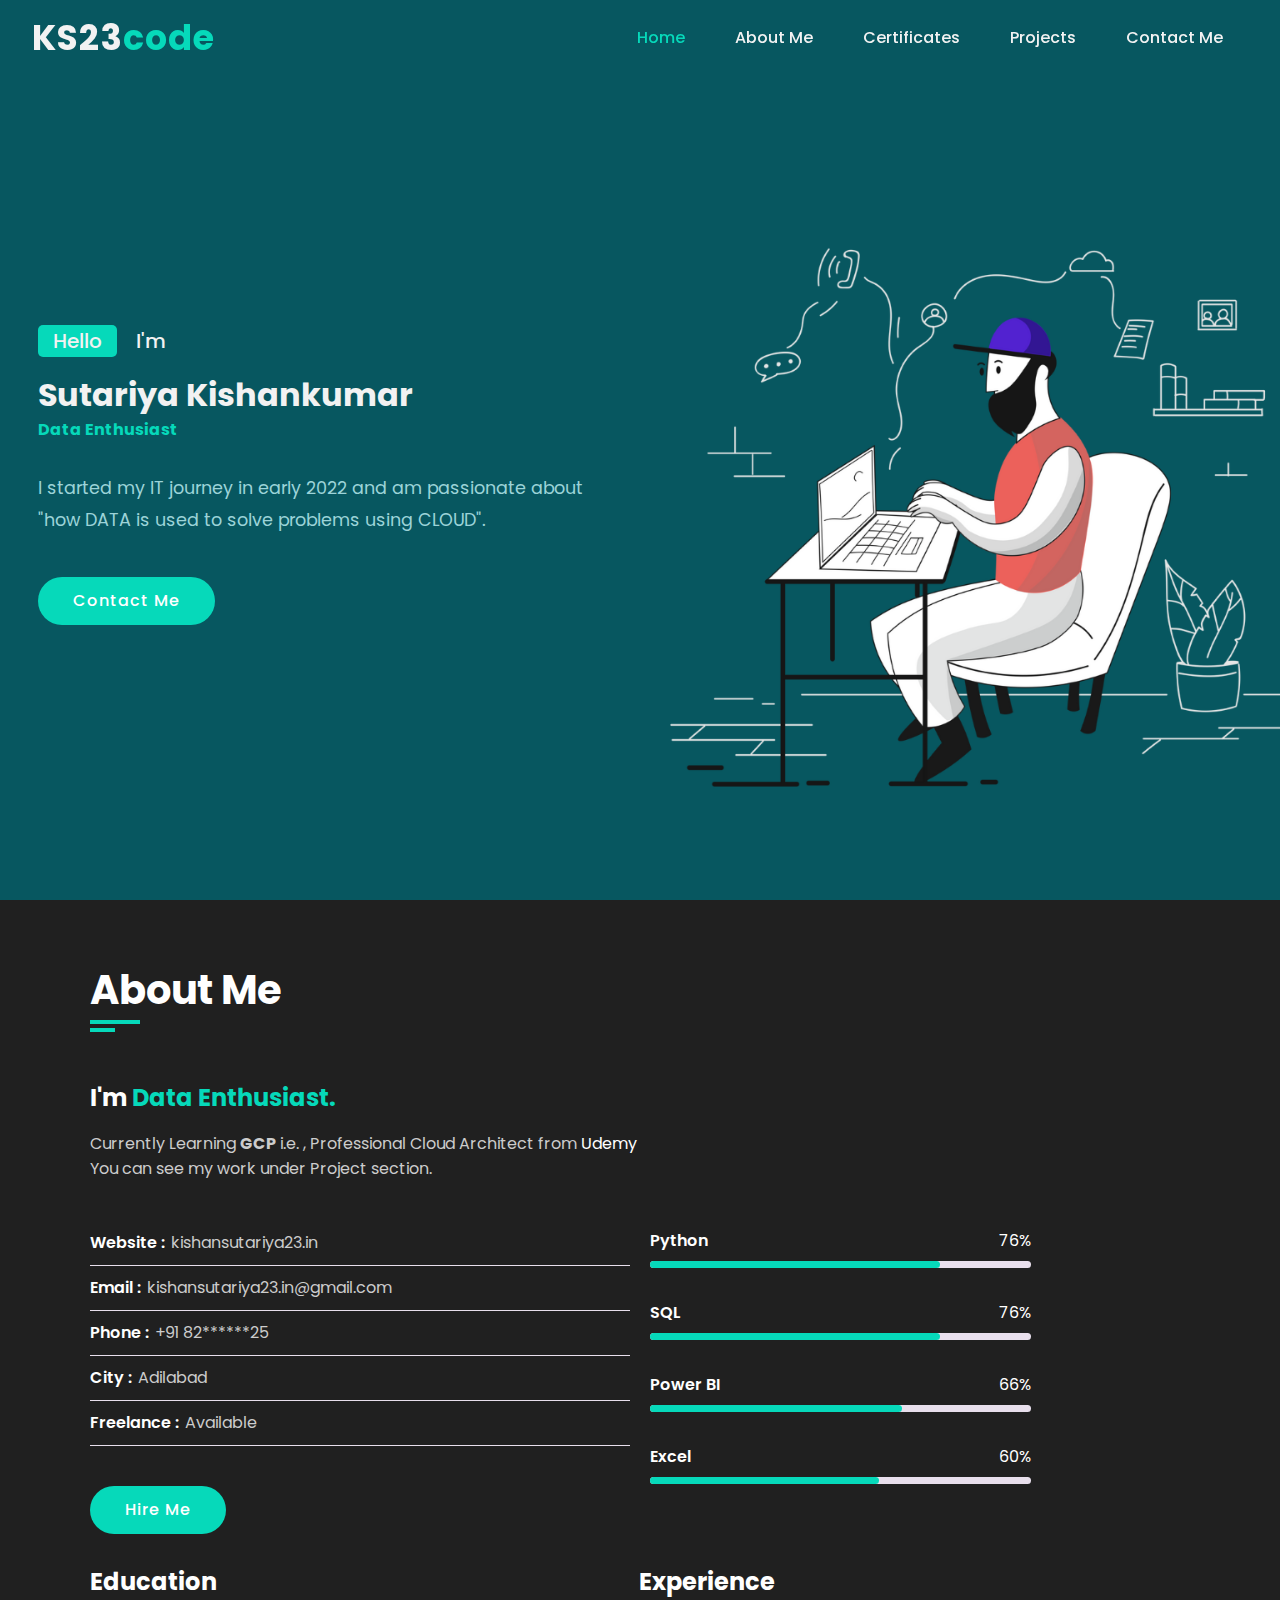
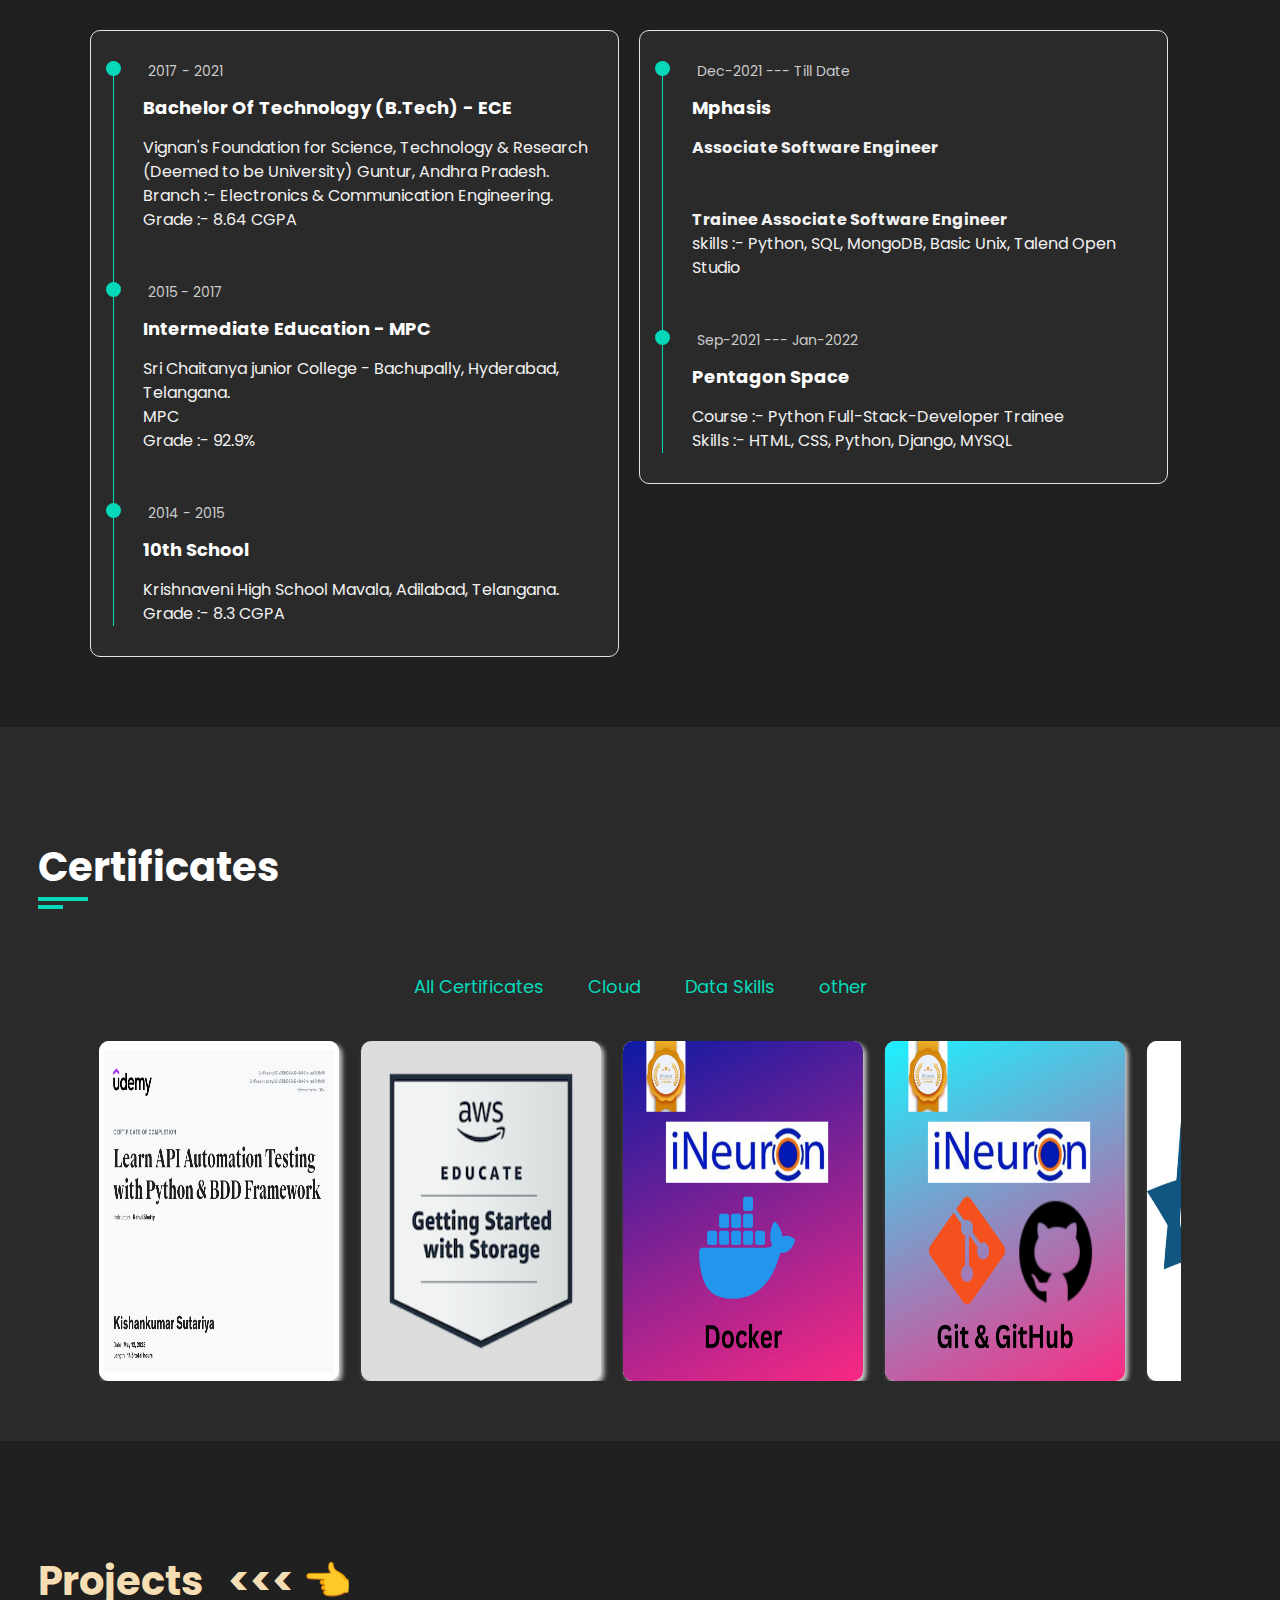
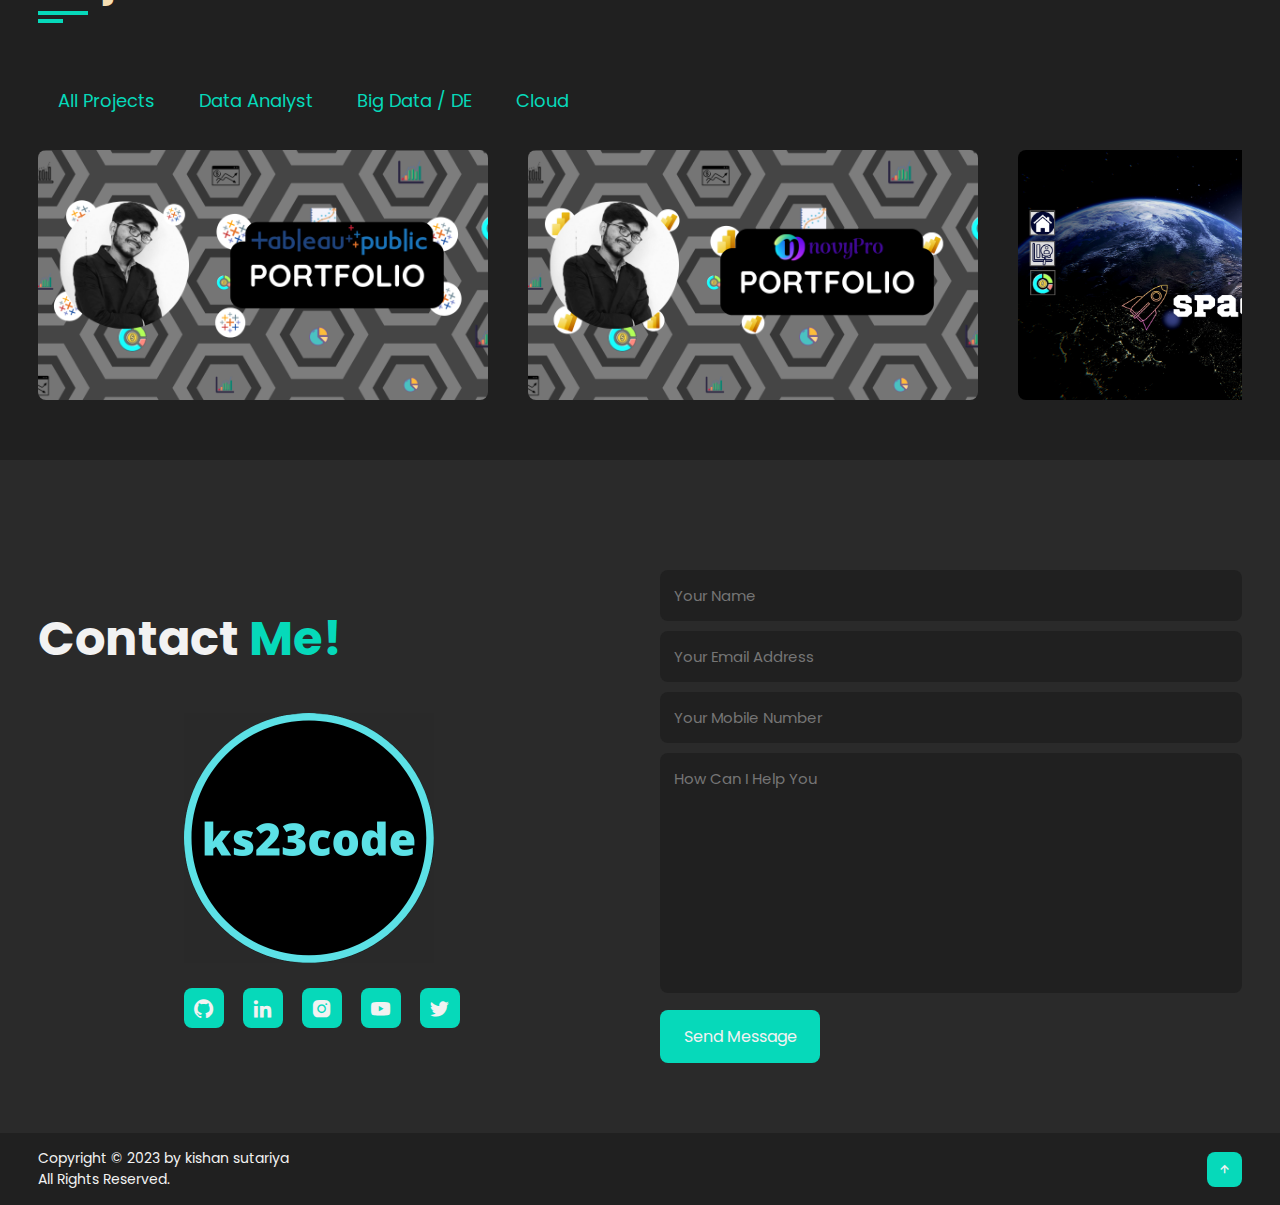
<file: index.html>
<!DOCTYPE html>
<html>
<head>
	<meta charset="utf-8">
	<meta name="viewport" content="width=device-width, initial-scale=1">
	<title>ks23code</title>
	<!---custom css link---->
	<link rel="stylesheet" type="text/css" href="css/style.css">
	<link rel="stylesheet" href="./css/certificate.css">
	<link rel="stylesheet" href="./css/project.css">
	<link rel="stylesheet" href="./css/contact.css">
<link rel="stylesheet" href="./css/color-1.css">
<link rel="stylesheet" href="/css/tools.css">

<link rel="stylesheet" href="./css/pogress.css">


 





	 <link rel="stylesheet"
  href="https://unpkg.com/boxicons@latest/css/boxicons.min.css">

  <link rel="preconnect" href="https://fonts.googleapis.com">
  <link rel="preconnect" href="https://fonts.gstatic.com" crossorigin>
  <link href="https://fonts.googleapis.com/css2?family=Poppins:wght@300;400;500;600;700;800;900&display=swap" rel="stylesheet">
  <link rel="icon" 
     type="image/png" 
     href="./img/ks23.code-logo.png">
</head>
<body>

	<!----header design--->
	<header>
		<a href="#" class="logo">KS23<span>code</span></a>

		<ul class="navlist">
			<li><a href="#home" class="active">Home</a></li>
			<li><a href="#about">About Me</a></li>
			<li><a href="#certificate">Certificates</a></li>
			<li><a href="#project">Projects</a></li>
			<li><a href="#contact">Contact Me</a></li>
		</ul>

		<div class="bx bx-menu" id="menu-icon">
			
		</div>
	</header>

	<!----home section design--->
	<section class="home" id="home">
		<div class="home-text">
			<div class="slide">
				<span class="one">Hello</span>
				<span class="two">I'm</span>
			</div>
			<h1>Sutariya Kishankumar</h1>
			<h3> <span> Data Enthusiast</span></h3>
			<p style="color: #9CD3D8"> I started my IT journey in early 2022 and 
				  am passionate about 
				<br> "how DATA is used to solve problems using CLOUD".
				 <br> 
 			</p>
			<div class="button">
				<a href="#contact" class="btn">Contact Me</a>
 			</div>
		</div>
	</section>

<!----------about section design--->
<!----------MY READY WORK--->
<div class="main-content">
	<!-- ======About Section Start==== -->
	<section class="about section " id="about">
		<div class="container">
			<div class="row">
				<div class="section-title padd-15">
					<h2>About Me</h2>
				</div>
			</div>
			<div class="row">
				<div class="about-content padd-15">
					<div class="row">
						<div class='about-text padd-15'>
							<h3>I'm  <span>Data Enthusiast.</span></h3>
							<!-- <p> Currently Learning <strong>BIG DATA</strong> under <a href="https://ineuron.ai/course/Big-Data-Masters-Tech-Neuron" style="color:#06d9ba ;">Big Data Masters Tech Neuron</a>  Course by iNeuron.  -->
								<p> Currently Learning <strong><abbr title="Google Cloud Platform">GCP</ABBr></strong>  i.e. , Professional Cloud Architect from <a href="https://www.udemy.com/course/google-cloud-architect-certifications/" style="color:white ;">Udemy</a> 
								 
							<br>	You can see my work under Project section. 
							</p>
						 </div>
					</div>
					<div class="row">
						<div class="personal-info padd-15">
							<div class="row">
								<!-- <div class="info-item padd-15">
									<p>Birthday : <span>04 sep 1999</span></p>
								</div>
								<div class="info-item padd-15">
									<p>Age : <span>22</span></p>
								</div> -->
								<div class="info-item padd-15">
									<p>Website : <span>kishansutariya23.in</span></p>
								</div>
								<div class="info-item padd-15">
									<p>Email : <span>kishansutariya23.in@gmail.com</span></p>
								</div>
								<!-- <div class="info-item padd-15">
									<p>Degree : <span>ECE</span></p>
								</div> -->
								<div class="info-item padd-15">
									<p>Phone : <span>+91 82******25</span></p>
								</div>
								<div class="info-item padd-15">
									<p>City : <span>Adilabad</span></p>
								</div>
								<div class="info-item padd-15">
									<p>Freelance : <span>Available</span></p>
								</div>
							</div>
							<div class="row">
								<div class="button padd-15">
									 <a href="https://www.linkedin.com/in/kishankumar-sutariya/" data-section-index="1" class="btn hire-me">Hire Me</a>
								</div>
							</div>
						</div>
						<div class="skills padd-15">
							<div class="row">
								<div class="skill-item padd-15">
									<h5>Python</h5>
									<div class="progress">
										<div class="progress-in" style="width: 76%;"></div>
										<div class="skill-percent">76%</div>
									</div>
								</div>
								<div class="skill-item padd-15">
									<h5>SQL</h5>
									<div class="progress">
										<div class="progress-in" style="width: 76%;"></div>
										<div class="skill-percent">76%</div>
									</div>
								</div>
								<div class="skill-item padd-15">
									<h5>Power BI</h5>
									<div class="progress">
										<div class="progress-in" style="width: 66%;"></div>
										<div class="skill-percent">66%</div>
									</div>
								</div>
								<div class="skill-item padd-15">
									<h5>Excel</h5>
									<div class="progress">
										<div class="progress-in" style="width: 60%;"></div>
										<div class="skill-percent">60%</div>
									</div>
								</div>
							</div>
						</div>
					</div>

				<!-- <br>

					<div class="tools padd-15">
						<div class="row">
							<h3 class="title">Tools & Technology</h3>

							<div class="tool-item padd-15"> 
							<img src="https://a11ybadges.com/badge?logo=mysql" alt="" srcset="">	
							 <img src="https://a11ybadges.com/badge?logo=python" alt="" srcset="">
							 <img src="https://a11ybadges.com/badge?logo=linux" alt="" srcset="">
							 <img src="https://a11ybadges.com/badge?logo=git" alt="" srcset="">
							 <img src="https://a11ybadges.com/badge?logo=docker" alt="" srcset="">
							 <img src="https://a11ybadges.com/badge?logo=mongodb" alt="" srcset="">
							 <img src="https://a11ybadges.com/badge?logo=cloudera" alt="" srcset="">
							 <img src="https://a11ybadges.com/badge?logo=apachehive" alt="" srcset="">
							 <img src="https://a11ybadges.com/badge?logo=apachespark" alt="" srcset="">	
							 <img src="https://a11ybadges.com/badge?logo=databricks" alt="" srcset="">
							 <img src="https://a11ybadges.com/badge?logo=apachekafka" alt="" srcset="">
							 <img src="https://a11ybadges.com/badge?logo=apacheairflow" alt="" srcset="">
					         <img src="https://a11ybadges.com/badge?logo=talend" alt="" srcset="">
						      
						     
						
						
						</div>
						</div>
					</div> -->




		 






					<div class="row">
						<div class="education padd-15">
							<h3 class="title">Education</h3>
							<div class="row">
								<div class="timeline-box padd-15">
									<div class="timeline shadow-dark">
										<!-- =====timeline items=== -->
										<div class="timeline-item">
											<div class="circle-dot"></div>
											<h3 class="timeline-date">
												<i class="fa fa-calendar"></i> 2017 - 2021
											</h3>
											<h4 class="timeline-title">Bachelor of Technology (B.Tech) - ECE</h4>
											<p class="timelinr-text">Vignan's Foundation for Science, Technology & Research (Deemed to be University)
												 Guntur, Andhra Pradesh.
												 <br>
												 Branch :- Electronics & Communication Engineering.
												 <br>
												 Grade :- 8.64 CGPA
												 <br>

												 </p>
										</div>
										<!-- =====timeline items=== -->
										<div class="timeline-item">
											<div class="circle-dot"></div>
											<h3 class="timeline-date">
												<i class="fa fa-calendar"></i> 2015 - 2017
											</h3>
											<h4 class="timeline-title">Intermediate Education - MPC</h4>
											<p class="timelinr-text"> 
												Sri Chaitanya junior College - Bachupally, Hyderabad, Telangana.
												<br>
												MPC
												<br>
												Grade :- 92.9%
											</p>
										</div>
										<!-- =====timeline items=== -->
										<div class="timeline-item">
											<div class="circle-dot"></div>
											<h3 class="timeline-date">
												<i class="fa fa-calendar"></i> 2014 - 2015
											</h3>
											<h4 class="timeline-title">10th School</h4>
											<p class="timelinr-text"> 
												Krishnaveni High School Mavala, Adilabad, Telangana.
												<br>
												Grade :- 8.3 CGPA
											</p>
										</div>
									</div>
								</div>
							</div>
						</div>
						<div class="experience padd-15">
							<h3 class="title">Experience</h3>
							<div class="row">
								<div class="timeline-box padd-15">
									<div class="timeline shadow-dark">
										<!-- =====timeline items=== -->
										<div class="timeline-item">
											<div class="circle-dot"></div>
											<h3 class="timeline-date">
												<i class="fa fa-calendar"></i> Dec-2021 --- Till Date
											</h3>
											<h4 class="timeline-title">Mphasis</h4>
											<p class="timelinr-text">
												 
												<strong>Associate Software Engineer</strong>  
												<br>
												<br>
												<br>
												<strong>  Trainee Associate Software Engineer</strong>
												<br>
												skills :- Python, SQL, MongoDB, Basic Unix, Talend Open Studio

											</p>
										</div>
										<!-- =====timeline items=== -->
										<div class="timeline-item">
											<div class="circle-dot"></div>
											<h3 class="timeline-date">
												<i class="fa fa-calendar"></i> Sep-2021  ---  Jan-2022
											</h3>
											<h4 class="timeline-title">Pentagon Space</h4>
											<p class="timelinr-text">  
												Course :- Python Full-Stack-Developer Trainee
												<br>
												Skills :- HTML, CSS, Python, Django, MYSQL
											</p>
										</div>
										<!-- =====timeline items=== -->
										<!-- <div class="timeline-item">
											<div class="circle-dot"></div>
											<h3 class="timeline-date">
												<i class="fa fa-calendar"></i> 2013 - 2015
											</h3>
											<h4 class="timeline-title">Master in DS</h4>
											<p class="timelinr-text">Lorem ipsum dolor sit amet consectetur adipisicing elit. Suscipit, sit voluptatibus! Rem id numquam explicabo magni ex vero provident a quam vitae voluptas deleniti, labore quos.</p>
										</div> -->
									</div>
								</div>
							</div>
						</div>
					</div>
				</div>
			</div>
		</div>
	</section>
	<!-- ======About Section End==== -->
</div>
<!----------about section design--->



<!----------about section design--->
	<!-- <section class="about" id="about">
		<div class="about-img">
			 <img src="img/about.jpg"> 
		</div>

		<div class="about-text">
			<h2>About <span>Me</span></h2>
			<h4>Creative UI/UX Designer!</h4>
			<p>Check out 10 Best Design's updates for the top web design & development companies for your needs by reviewing our list & development companies! Find the best web design. Web Design Consulting. Comprehensive Directory. Top Reviewed Design Firms. Types: Enterprise Design Firms, Startup Design Firms, Custom Design Firms, eCommerce Design Firms, App Design Firms. Custom Web Solution. 24x7 Customer Support. Secure Payment Gateway. Get A Free Web Quote. 24/7 Chat Support. Services: Web Page Design, Landing Page Design, App development, Mobile Website Design</p>
			<a href="#" class="btn">More About</a>
		</div>
	</section> -->

<!-------------CERTIFICATEsection design--->
	 <section class="certificate" id="certificate">
		 
		<div class="row">
			<div class="section-title padd-15">
				<h2>Certificates</h2>
			</div>
		</div>
		
		<input type="radio" name="photos" id="check1" checked>
    <input type="radio" name="photos" id="check2">
    <input type="radio" name="photos" id="check3">
    <input type="radio" name="photos" id="check4">
    <!-- <input type="radio" name="photos" id="check5"> -->
<!-- <br><br> -->
    <div class="container-c">
         <div class="top-content">
            <!-- <h3>Photo Gallery</h3> -->
            <label for="check1">All Certificates</label>
            <label for="check3">Cloud</label>    <!--family-->
            <label for="check4">Data Skills</label>   <!--child-->
            <label for="check2">other</label> <!--place-->
        </div>
		<br>
        <div class="photo-gallery">
			<div class="pic DA">
                <a href="https://www.udemy.com/certificate/UC-e783b626-7c32-48e0-91fe-caa69424c011/"><img src="./img/api testing python.jpg" alt="" srcset=""></a>
            </div>
			<div class="pic cloud">
                <a href="https://www.credly.com/badges/552c63b9-5be6-47b7-ada5-3dad847ed9bd"><img src="./img/aws-educate-storage.png" alt="" srcset=""></a>
            </div>
            <div class="pic other"> 
                <!-- <img src="./img/lakehouse fundamentals.png" alt="" srcset=""> -->
                <a href="https://learn.ineuron.ai/certificate/d5997495-ff91-4b95-b04d-3b8fa7726224"><img src="./img/ineuron-docker.png" alt="" srcset=""></a>
            </div>
            <div class="pic other">
                <a href="https://learn.ineuron.ai/certificate/4b741bb5-0e5d-4a2f-945f-0b7dd4fbfa9c"><img src="./img/ineuron-git-github.png" alt="" srcset=""></a>
            </div>
            <div class="pic cloud">
                <a href="https://www.credly.com/badges/ed513348-98a6-4546-a76f-72de769a048a"><img src="./img/snowflake badge1.png" alt="" srcset=""></a>
            </div>
            <div class="pic cloud">
                <a href="https://www.credly.com/badges/46398782-4712-4d3c-8975-166be63f153a/public_url"><img src="./img/aws cloud 101.png" alt="" srcset=""></a>
            </div>
            <div class="pic DA">
                <a href="https://credentials.databricks.com/e7ff7abb-1a85-4049-a2fb-74f31b7ba513"><img src="./img/Lakehouse fundamentals.png" alt="" srcset=""></a>
            </div>
            <div class="pic DA">
                <a href="https://www.credential.net/e7754f65-6eb4-4b85-9f8f-8309ce2ac7ac#gs.fpwgl1"><img src="./img/upgrad-excel.png" alt="" srcset=""></a>
            </div>
            <div class="pic other">
                <a href="https://learn.ineuron.ai/certificate/9174733b-8b1d-47e4-8ff5-ae3e064e428f"><img src="./img/ineuron-mysql.png" alt="" srcset=""></a>
            </div>
        </div>
    </div>



	</section> 

	<!----project section design--->
	 
<!----project section design--->
<section class="project" id="project">
	<div class="row">
	  <div class="section-title padd-15">
		<h2><a href="./projects.html" target="_blank" style="color: wheat;">Projects    &nbsp <<< 👈</a></h2>
	  </div>
	</div>
	<input type="radio" name="photos" id="all" checked>
	<!-- <input type="radio" name="photos" id="Tableau"> -->
	<input type="radio" name="photos" id="DA">
	<!-- <input type="radio" name="photos" id="PowerBI"> -->
	<input type="radio" name="photos" id="DE">
	<input type="radio" name="photos" id="cloud">
	  <!-- <input type="radio" name="photos" id="check5">  -->
  <!-- <br><br> -->
  <div class="top-content">
	<!-- <h3>Photo Gallery</h3> -->
	<label for="all">All Projects</label>
	<!-- <label for="Tableau">Tableau</label>      -->
	<!-- <label for="PowerBI">Power BI</label>    -->
	<label for="DA">Data Analyst</label>   
	<label for="DE">Big Data / DE</label>   
	<label for="cloud">Cloud</label>   
	<!--child-->
	<!-- <label for="check2">other</label>   -->
  </div>

 
	<div class="project-content">
  
  <!-- //////////////////////////portfolio//////////////////////////////////// -->
				<div class="  photo DA Tableau">
				  <img src="img/Portfolio Tableau.png">
					<div class="layer">
					  <h5>Tableau Public Portfolio</h5>
					  <p>  All MY Tableau Projects are just click away </p>
					  <div class="link-icon" style="display:flex; gap:5px">
						 <a href="https://public.tableau.com/app/profile/sutariya.kishankumar">
						   <i class='bx bx-link-external' ></i>
						 </a>
						 <!-- <a href="#"><i class='bx bxl-github' ></i></a> -->
					  </div>
					</div>
				 </div> 
				
				
				
				 <div class=" photo DA PowerBI">
				  <img src="img/Portfolio Power BI.png">
					<div class="layer">
					  <h5>Power BI Dashboard</h5>
					  <p>All my Power BI dashboards are just click away</p>
					  <div class="link-icon" style="display:flex; gap:5px">
						 <a href="https://www.novypro.com/profile_projects/kishankumarsutariya">
						   <i class='bx bx-link-external' ></i>
						 </a>
						 <!-- <a href="#"><i class='bx bxl-github' ></i></a> -->
					  </div>
					</div>
				 </div> 
				
  
  
  
  
  
  
  
  
  <!-- //////////////////////////portfolio//////////////////////////////////// -->
  
						 <div class=" photo DA PowerBI">
						   <img src="img/dashboard-1(space mission).png">
							 <div class="layer">
							   <h5>Space Mission</h5>
							   <p>Challenge by Maven Analytics</p>
							   <div class="link-icon" style="display:flex; gap:5px">
								  <a href="https://www.novypro.com/profile_projects/kishankumarsutariya">
									<i class='bx bx-link-external' ></i>
								  </a>
								  <a href="https://github.com/kishansutariya23/POWER-BI/tree/main/Space%20Mission"><i class='bx bxl-github' ></i></a>
							   </div>
							 </div>
						  </div> 
  
		 <div class=" photo DA Tableau">
		 <img src="img/AtliQ hardware tableau project.png">
		   <div class="layer">
			   <h5>Sales_Insights</h5>
			   <p>  AtliQ Hardware sales insights Tableau Dashboard</p>
			   <div class="link-icon" style="display:flex; gap:5px">
					<a href="https://public.tableau.com/views/sales_Insights_16509519322360/Dashboard1?:language=en-US&:display_count=n&:origin=viz_share_link">
					  <i class='bx bx-link-external' ></i>
					</a>
					<!-- <a href="#"><i class='bx bxl-github' ></i>
					</a> -->
				 </div>
		   </div>
		</div> 
  
  
	  <div class=" photo DA PowerBI">
		<img src="img/global superstore dashboard.png">
		<div class="layer">
		  <h5>Global SuperStore 2016</h5>
		  <p>  </p>
		  <div class="link-icon" style="display:flex; gap:5px">
			<a href="#">
			  <i class='bx bx-link-external' ></i>
			</a>
			<a href="https://github.com/kishansutariya23/POWER-BI/tree/main/Global%20SuperStore%202016">
			  <i class='bx bxl-github' ></i>
			</a>
		   </div>
		</div>
	  </div>





	  <div class=" photo DE">
		<img src="img/data pro comming soon.png">
		  <div class="layer">
			<h5>Data Projects</h5>
			<p>Projects coming soon...</p>
			<div class="link-icon" style="display:flex; gap:5px">
			   <!-- <a href="">
				 <i class='bx bx-link-external' ></i>
			   </a> -->
			   <!-- <a href="#"><i class='bx bxl-github' ></i></a> -->
			</div>
		  </div>
	   </div> 





	   <div class=" photo cloud">
		<img src="img/gcp_architect_github.png">
		  <div class="layer">
			<h5>GCP Professional Cloud Architect</h5>
			<p>Notes written while learning GCP Professional Cloud Architect </p>
			<div class="link-icon" style="display:flex; gap:5px">
			   <!-- <a href="">
				 <i class='bx bx-link-external' ></i>
			   </a> -->
			   <a href="https://github.com/kishansutariya23/Google-Certified-Professional-Cloud-Architect-Udemy-"><i class='bx bxl-github' ></i></a>
			</div>
		  </div>
	   </div> 


  <!----
  
	  <div class="row">
		<img src="img/project3.jpg">
		<div class="layer">
		  <h5>Visual Design</h5>
		  <p>Check out 10 Best Design's updates for the top web design & development companies.</p>
		  <a href="#"><i class='bx bx-link-external' ></i></a>
		</div>
	  </div>
  
	  <div class="row">
		<img src="img/project4.jpg">
		<div class="layer">
		  <h5>Visual Design</h5>
		  <p>Check out 10 Best Design's updates for the top web design & development companies.</p>
		  <a href="#"><i class='bx bx-link-external' ></i></a>
		</div>
	  </div>
  
	  <div class="row">
		<img src="img/project5.jpg">
		<div class="layer">
		  <h5>Visual Design</h5>
		  <p>Check out 10 Best Design's updates for the top web design & development companies.</p>
		  <a href="#"><i class='bx bx-link-external' ></i></a>
		</div>
	  </div>
  
	  <div class="row">
		<img src="img/project6.jpg">
		<div class="layer">
		  <h5>Visual Design</h5>
		  <p>Check out 10 Best Design's updates for the top web design & development companies.</p>
		  <a href="#"><i class='bx bx-link-external' ></i></a>
		</div>
	  </div> -->
  
	</div>




 






  </section>

	<!----contact section design--->
	<section class="contact" id="contact">
		<div class="contact-text">
			<h2>Contact <span>Me!</span></h2>
			<!-- <h4>If You Have Any Project In Your Mind.</h4> -->
			<!-- <p>I'm a UI/UX Designer - creating bold & brave interface design for companies all across the world.</p> -->
			<div class="list contact-pic">
				<!-- <li><a href="#">01646895741</a></li> -->
				<!-- <li><a href="#">hello@gmail.com</a></li> -->
				<!-- <li><a href="#">Like Share & Subscribe</a></li> -->
				<img src="./img/ks23code logo.png"  alt="contact-pic Back">
              <img src="./img/PHOTO_WITHOUT_BG (Small).png"   class="img-top" alt="contact-pic Front">
  
			</div>

			<div class="contact-icons">
				<a href="https://github.com/kishansutariya23" target="_blank"><i class='bx bxl-github' ></i></a>
				<a href="https://www.linkedin.com/in/kishankumar-sutariya/" target="_blank"><i class='bx bxl-linkedin' ></i></a>
				<a href="https://www.instagram.com/ks23code/" target="_blank"><i class='bx bxl-instagram-alt' ></i></a>
				<a href="https://www.youtube.com/@ks23code" target="_blank"><i class='bx bxl-youtube' ></i></a>
				<a href="https://twitter.com/ks23_code" target="_blank"><i class='bx bxl-twitter' ></i></a>
				 
				<br>
			</div>
		</div>
 
		<div class="contact-form">
			<form action="">
				<span class="message"></span>
				<input type="text" name="name" placeholder="Your Name" required>
				<input type="email" name="email"  placeholder="Your Email Address" required>
				<input type="tel" name='message' placeholder="Your Mobile Number" required>
				<textarea name="message" id="" cols="35" rows="10" placeholder="How Can I Help You" required></textarea>
				<input type="submit" value="Send Message" class="submit" required>
			</form>
		</div>
	</section>

	<!----end section design--->
	<section class="end">
		<div class="last-text">
			<p>Copyright © 2023 by kishan sutariya <br> All Rights Reserved.</p>
		</div>

		<div class="top">
			<a href="#home"><i class='bx bx-up-arrow-alt' ></i></a>
		</div>
	</section>

	<!---custom js link--->
	<script type="text/javascript" src="js/script.js"></script>

	<!-- contact form JAVASCRIPT BEGIN -->
	<script>
        let url = "https://script.google.com/macros/s/AKfycbzbJG4ztneRnWr8GMi0XWETVXziAhX-ajlPskRSCNQAM9vX9FommCDxVrcWkae0yx7GHw/exec";
        let form = document.querySelector("form");
        let submit = document.querySelector(".submit");
        let message = document.querySelector(".message");
        form.addEventListener('submit', (e) => {
            e.preventDefault();
            submit.value = "submitting.."
            fetch(url, {
                    method: "POST",
                    body: new FormData(form)
                })
                .then(res => res.text())
                .then(data => {
                    message.innerHTML = data;
                    submit.value = "submit"
 
                })
                .catch(err => {
                    message.innerHTML = err;
                    submit.value = "submit"
                })
        })
    </script>
	<!-- contact form JAVASCRIPT END-->

</body>
</html>
</file>
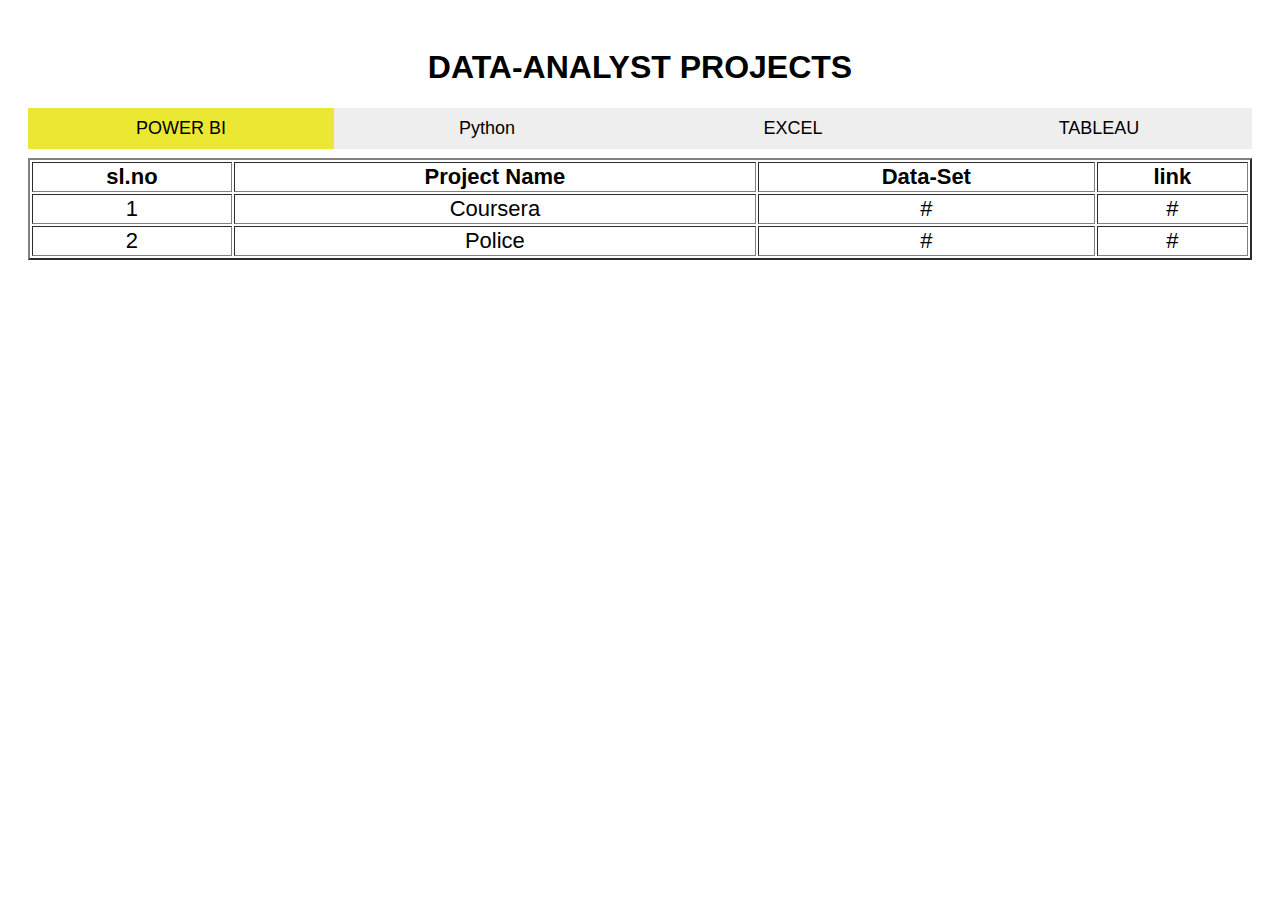
<file: DATA-ANALYST/index.html>
<!DOCTYPE html>
<html>
<head>
    <meta charset="UTF-8">
    <title>Tabs</title>
    <link rel="stylesheet" type="text/css" href="css.css">
	<!-- <link rel="icon" type="image/x-icon" href="favicon.png"> -->
</head>
<body style="padding: 20px">
<h1 class="title">DATA-ANALYST PROJECTS</h1>
<div class="tabContainer">
    <div class="buttonContainer">
        <button onclick="showPanel(0,' #ebe834')">POWER BI</button>
        <button onclick="showPanel(1,'#345eeb ')">Python</button>
        <button onclick="showPanel(2,' #4caf50')">EXCEL</button>
        <button onclick="showPanel(3,' #ff5722')">TABLEAU</button>
        
    
    </div>
    <div class="tabPanel">
        <div class="powerbi">
            <table class='heading' border="2px">
                <th>sl.no</th> 
                <th>Project Name</th>
                <th>Data-Set</th>
                <th>link</th>
                <tr>
                    <td>1</td>
                    <td>Coursera</td>
                    <td>#</td>
                    <td>#</td>
                </tr>
                <tr>
                    <td>2</td>
                    <td>Police</td>
                    <td>#</td>
                    <td>#</td>

                </tr>
            </table>
            

        </div>
    </div>
    <div class="tabPanel">
        <div class="python">
            <table class='heading' border="2px">
                <th>sl.no</th> 
                <th>Project Name</th>
                <th>Data-Set</th>
                <th>link</th>
                <tr>
                    <td>1</td>
                    <td>Coursera</td>
                    <td>#</td>
                    <td>#</td>
                </tr>
                <tr>
                    <td>2</td>
                    <td>Police</td>
                    <td>#</td>
                    <td>#</td>

                </tr>
            </table>
            
        </div>
    </div>

    
    
    
    <div class="tabPanel">
        <div class="excel">
            <table class='heading' border="2px">
                <th>sl.no</th> 
                <th>Project Name</th>
                <th>Data-Set</th>
                <th>link</th>
                <tr>
                    <td>1</td>
                    <td>Coursera</td>
                    <td>#</td>
                    <td>#</td>
                </tr>
                <tr>
                    <td>2</td>
                    <td>Police</td>
                    <td>#</td>
                    <td>#</td>

                </tr>
            </table>
        </div>
    </div>
    <div class="tabPanel"><a href="https://public.tableau.com/app/profile/sutariya.kishankumar"> Tableau public profile <a>
</div>
</div>

<script src="myScript.js"></script>
</body>
</html>
</file>
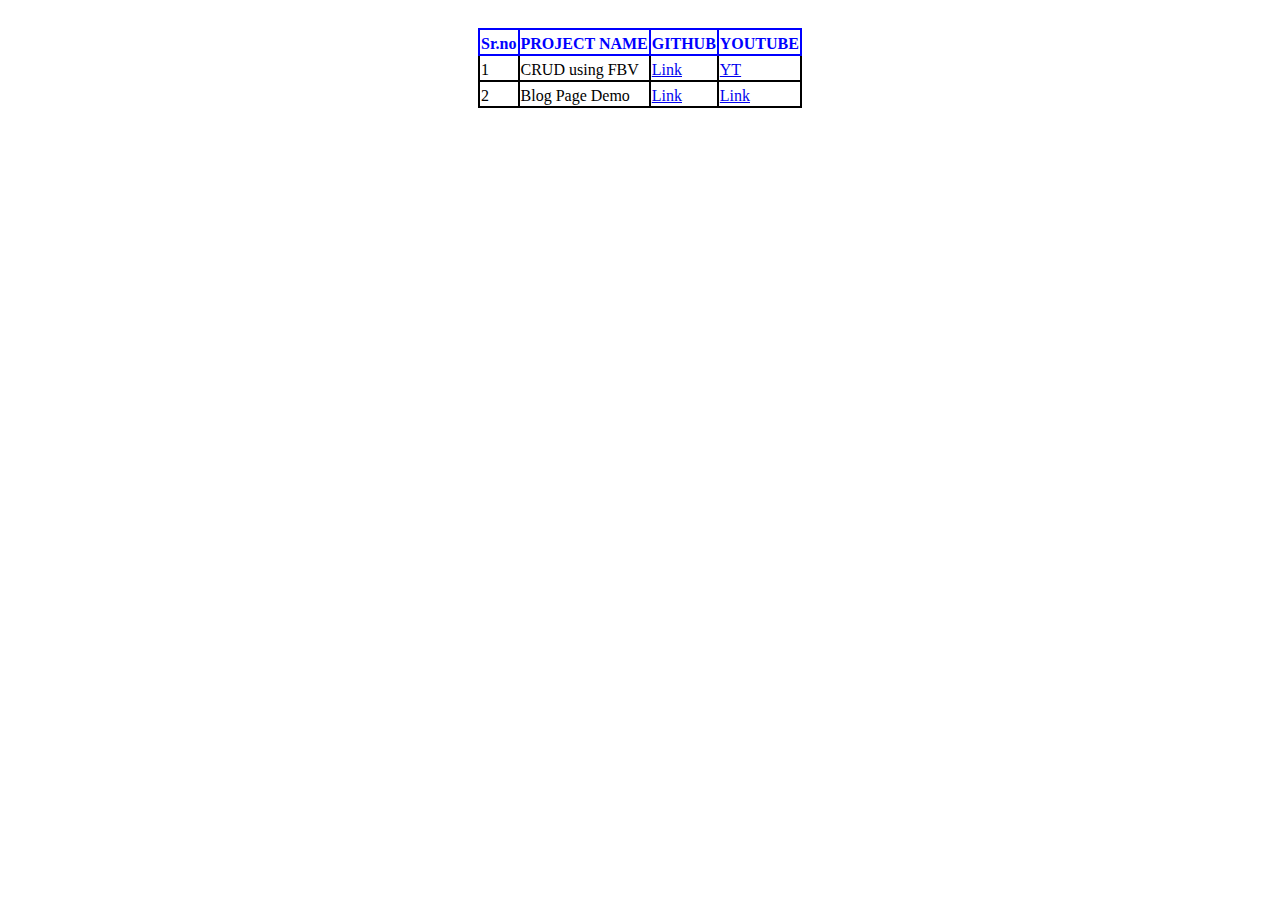
<file: DJANGO/index.html>
<!DOCTYPE html>
<html lang="en">
<head>
    <meta charset="UTF-8">
    <meta http-equiv="X-UA-Compatible" content="IE=edge">
    <meta name="viewport" content="width=device-width, initial-scale=1.0">
    <title>DJANGO-PROJECTS</title>

<style>
    *{
        padding-top: 5px;
    }
      table,tr,th,td{
          border: 2px solid;
          align-items: center;
          border-collapse: collapse;

      }
    
      thead{
          color: blue;
      }
</style>
</head>
<body>
    <center>
    <div class="container">
        <table>
            <thead>
                <th>Sr.no</th>
                <th>PROJECT NAME</th>
                <th>GITHUB</th>
                <th>YOUTUBE</th>
                </thead>
            <tr>
                <td>1</td>
                <td>CRUD using FBV</td>
                <td><a href="https://github.com/kishansutariya23/djangoProjects/tree/main/CRUD%20using%20FBV" target="_blank">Link</a></td>
                <td><a href="https://www.youtube.com/watch?v=hyh0ywKxaQQ&list=PLQ_onB_EqtYBeqEuXcvCaxLXjAvs1iIR4&index=1&ab_channel=ks23code" target="_blank">YT</a></td>
            </tr>
            <tr>
                <td>2</td>
                <td>Blog Page Demo</td>
                <td><a href="#" target="_blank">Link</a></td>
                <td><a href="#" target="_blank">Link</a></td>
            </tr>
        </table>
        
    </div>
</center>
    
</body>
</html>
</file>
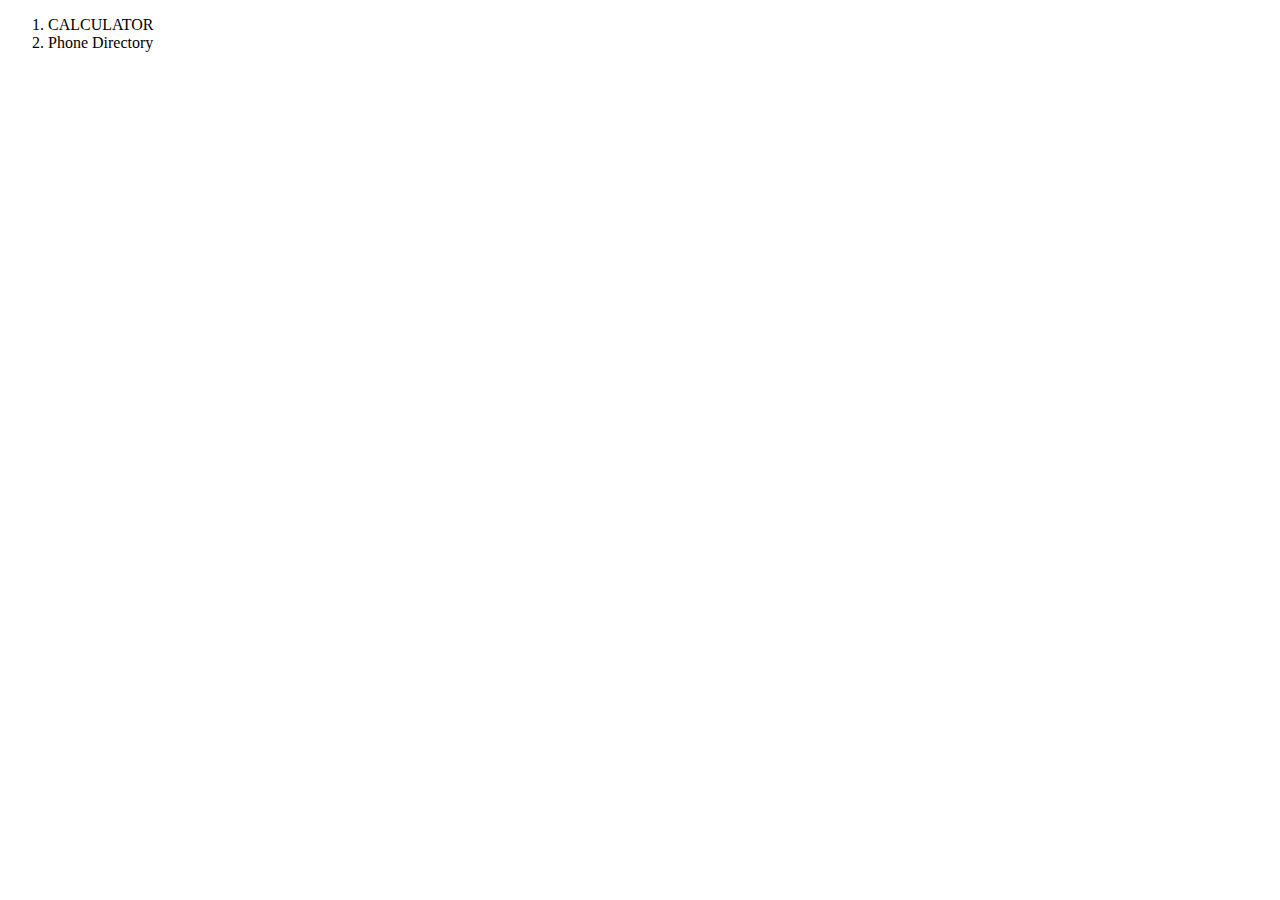
<file: JAVASCRIPT/index.html>
<!DOCTYPE html>
<html lang="en">
<head>
    <meta charset="UTF-8">
    <meta http-equiv="X-UA-Compatible" content="IE=edge">
    <meta name="viewport" content="width=device-width, initial-scale=1.0">
    <title>JS- React</title>
</head>
<body>
    <ol>
        <li>CALCULATOR</li>
        <li>Phone Directory</li>
    </ol>
    
</body>
</html>
</file>
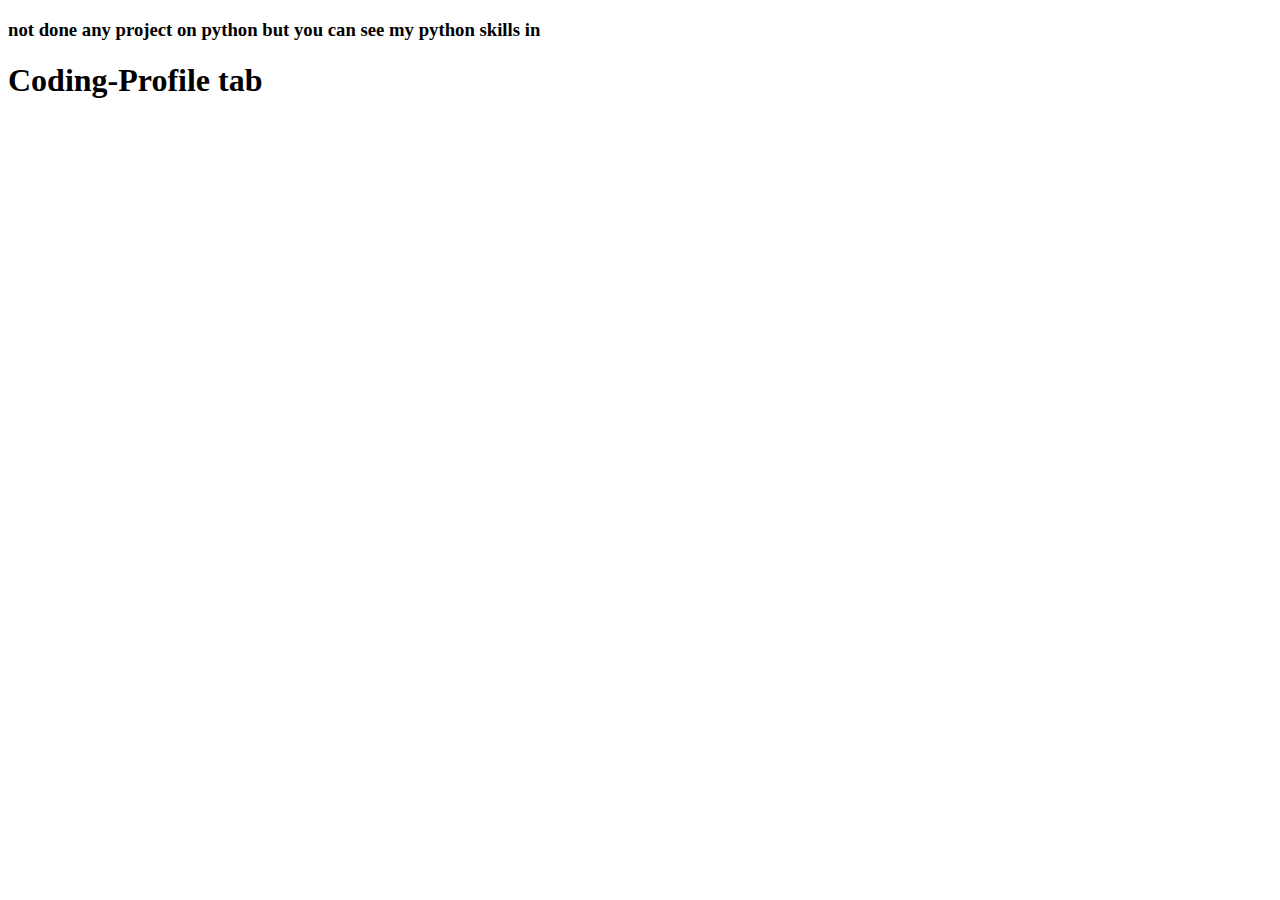
<file: PYTHON/index.html>
<!DOCTYPE html>
<html lang="en">
<head>
    <meta charset="UTF-8">
    <meta http-equiv="X-UA-Compatible" content="IE=edge">
    <meta name="viewport" content="width=device-width, initial-scale=1.0">
    <title></title>
</head>
<body>
    <h3>not done any project on python but you can see my python skills in <h1>Coding-Profile tab</h1></h3>
    
</body>
</html>
</file>
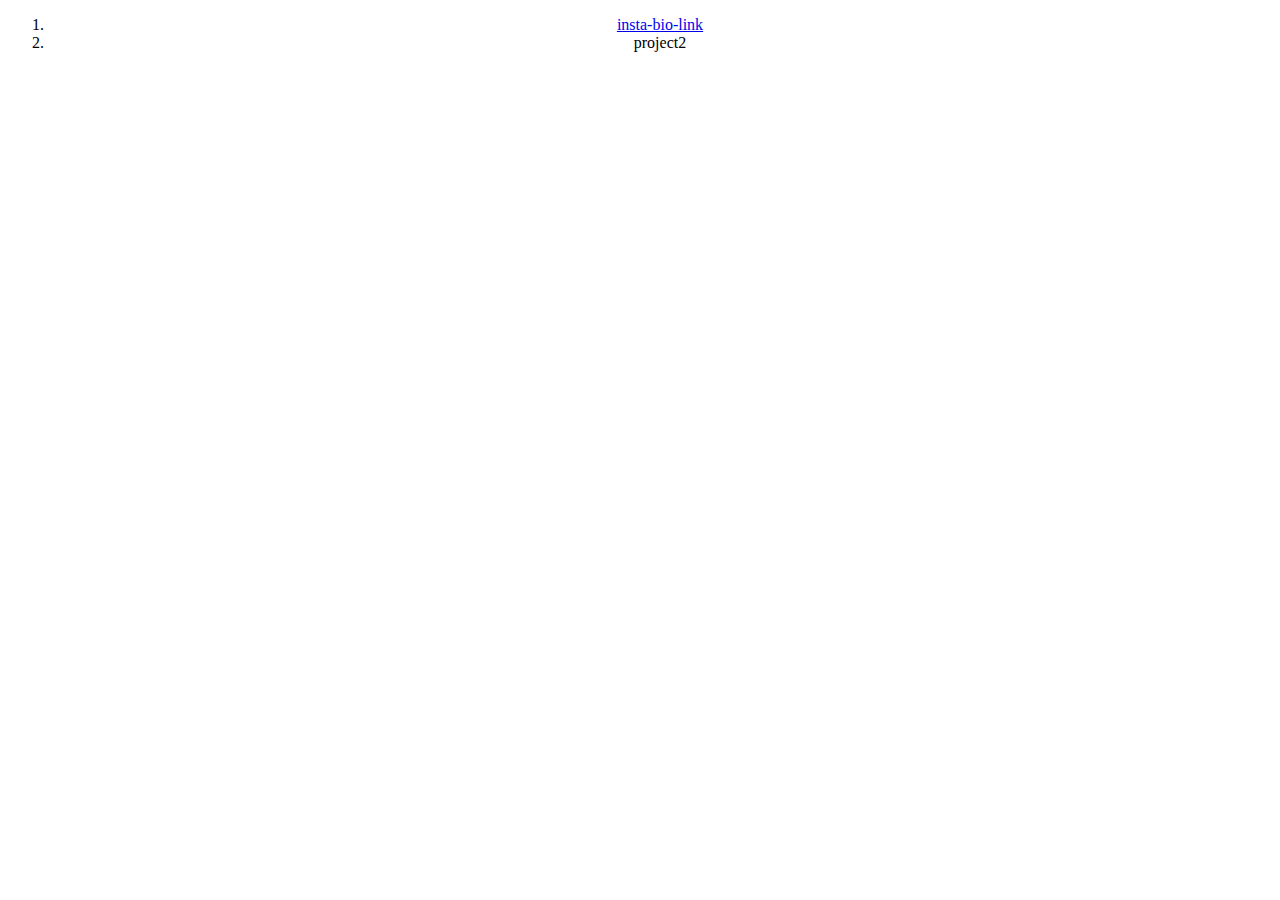
<file: RESPONSIVE-WEBPAGE/index.html>
<!DOCTYPE html>
<html lang="en">
<head>
    <meta charset="UTF-8">
    <meta http-equiv="X-UA-Compatible" content="IE=edge">
    <meta name="viewport" content="width=device-width, initial-scale=1.0">
    <title>RESPONSIVE-WEBPAGE</title>
</head>
<body><center>
    <div class="container">
        <ol>
            <li><a href="https://kishansutariya23.github.io/insta_link/index.html" target="_blank"> insta-bio-link</a></li>
 
            <li>project2</li>
        </ol>
    </div>
</center>
</body>
</html>
</file>
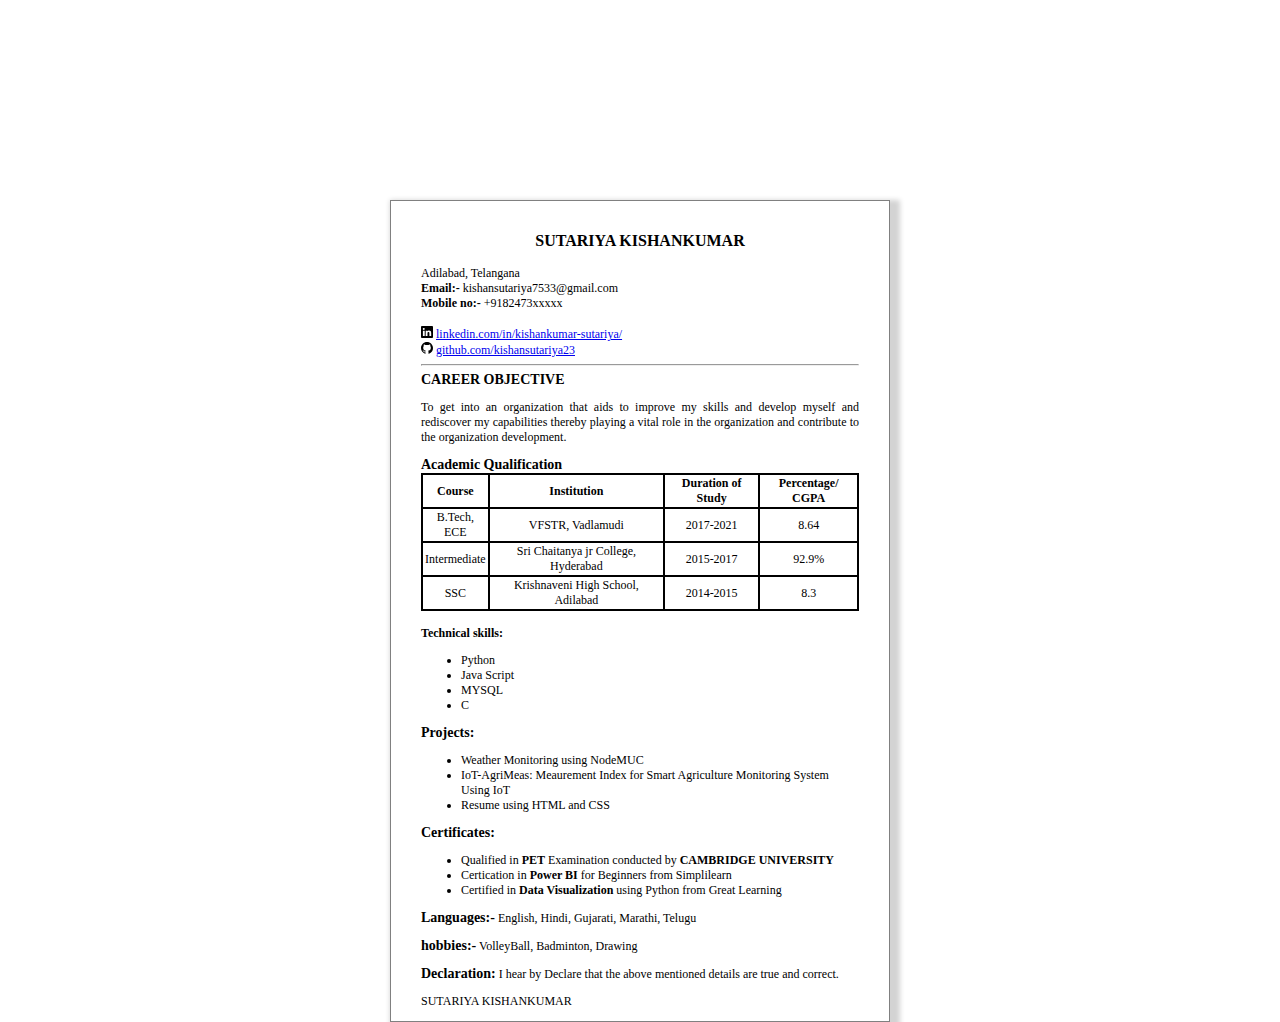
<file: RESUME/1-pageresume.html>
<!DOCTYPE html>
<html lang="en">
<head>
    <meta charset="UTF-8">
    <meta http-equiv="X-UA-Compatible" content="IE=edge">
    <meta name="viewport" content="width=device-width, initial-scale=1.0">
    <title>1-PageResume</title>
    <link rel="stylesheet" href="1-pageresume.css">
</head>
     
<body>
    <div class="page">
        <center><p class='title'><b>SUTARIYA KISHANKUMAR</b></p>
        </center>
             <!-- <div class="top-container" style="width: 100%;height: 25px; border: 2px solid rgb(255, 239, 99)">
                 <div class="mobile" >(+91) 82473xxxxx</div>
                 <div class="email">kishansutariya7533@gmail.com  </div> 
                 <div class="address">Adilabad, Telangana, 504346 </div> 
            </div> -->
        <div class="listTop">
            <li>Adilabad, Telangana</li>
            <li> <b> Email:-</b> kishansutariya7533@gmail.com</li>
            <li><b>Mobile no:-</b> +9182473xxxxx</li>
        </div>
        <br>
        
        <div class="listlink">
            <svg xmlns="http://www.w3.org/2000/svg" width="12" height="12" fill="currentColor" class="bi bi-linkedin" viewBox="0 0 16 16">
                <path d="M0 1.146C0 .513.526 0 1.175 0h13.65C15.474 0 16 .513 16 1.146v13.708c0 .633-.526 1.146-1.175 1.146H1.175C.526 16 0 15.487 0 14.854V1.146zm4.943 12.248V6.169H2.542v7.225h2.401zm-1.2-8.212c.837 0 1.358-.554 1.358-1.248-.015-.709-.52-1.248-1.342-1.248-.822 0-1.359.54-1.359 1.248 0 .694.521 1.248 1.327 1.248h.016zm4.908 8.212V9.359c0-.216.016-.432.08-.586.173-.431.568-.878 1.232-.878.869 0 1.216.662 1.216 1.634v3.865h2.401V9.25c0-2.22-1.184-3.252-2.764-3.252-1.274 0-1.845.7-2.165 1.193v.025h-.016a5.54 5.54 0 0 1 .016-.025V6.169h-2.4c.03.678 0 7.225 0 7.225h2.4z"/>
            </svg>  <a href="https://www.linkedin.com/in/kishankumar-sutariya/" target="_blank">linkedin.com/in/kishankumar-sutariya/</a></li>
            <br>
            <svg xmlns="http://www.w3.org/2000/svg" width="12" height="12" fill="currentColor" class="bi bi-github" viewBox="0 0 16 16">
                <path d="M8 0C3.58 0 0 3.58 0 8c0 3.54 2.29 6.53 5.47 7.59.4.07.55-.17.55-.38 0-.19-.01-.82-.01-1.49-2.01.37-2.53-.49-2.69-.94-.09-.23-.48-.94-.82-1.13-.28-.15-.68-.52-.01-.53.63-.01 1.08.58 1.23.82.72 1.21 1.87.87 2.33.66.07-.52.28-.87.51-1.07-1.78-.2-3.64-.89-3.64-3.95 0-.87.31-1.59.82-2.15-.08-.2-.36-1.02.08-2.12 0 0 .67-.21 2.2.82.64-.18 1.32-.27 2-.27.68 0 1.36.09 2 .27 1.53-1.04 2.2-.82 2.2-.82.44 1.1.16 1.92.08 2.12.51.56.82 1.27.82 2.15 0 3.07-1.87 3.75-3.65 3.95.29.25.54.73.54 1.48 0 1.07-.01 1.93-.01 2.2 0 .21.15.46.55.38A8.012 8.012 0 0 0 16 8c0-4.42-3.58-8-8-8z"/>
            </svg>  <a href="https://www.github.com/kishansutariya23" target="blank">github.com/kishansutariya23</a></li>

        </div>
    
        <hr>

<b style="font-size: 14px;">CAREER OBJECTIVE</b>
    <div class="objective">
        <P class='para_cobj'>To get into an organization that aids to improve my skills and develop myself and rediscover my
            capabilities thereby playing a vital role in the organization and contribute to the organization
            development.</P>
    </div>


    <b style="font-size: 14px;">Academic Qualification</b>

    <div class="qualification">
        <table style="border: 1px solid black;border-collapse: collapse;width: 100%;">
             <tr>
                <th>Course</th>
                <th>Institution</th>
                <th>Duration of Study</th>
                <th>Percentage/ CGPA</th>
            </tr>
            <tr>
                <td>B.Tech, ECE</td>
                <td>VFSTR, Vadlamudi</td>
                <td>2017-2021</td>
                <td>8.64</td>
            </tr>
            <tr>
                <td>Intermediate</td>
                <td>Sri Chaitanya jr College, Hyderabad</td>
                <td>2015-2017</td>
                <td>92.9%</td>
            </tr>
            <tr>
                <td>SSC</td>
                <td>Krishnaveni High School, Adilabad</td>
                <td>2014-2015</td>
                <td>8.3</td>
            </tr>

        </table>
    </div>


<br>
<b style="text-align: left; tab-size: 13px;">Technical skills:</b>
    <div class="skills">
        <ul>
            <li>Python</li>
            <li>Java Script</li>
            <li>MYSQL</li>
            <li>C</li>
        </ul>
    </div>



<b style="font-size: 14px;">Projects:</b>
    <div class="project">        
        <ul>
            <li>Weather Monitoring using NodeMUC</li>
            <li>IoT-AgriMeas: Meaurement Index for Smart Agriculture Monitoring System Using IoT</li>
            <li>Resume using HTML and CSS</li>

        </ul>
    </div>


<b style="font-size: 14px;">Certificates:</b>
    <div class="certificates">        
        <ul>
            <li>Qualified in <b>PET</b> Examination conducted by <b>CAMBRIDGE UNIVERSITY</b></li>
            <li>Certication in <b>Power BI</b> for Beginners from Simplilearn</li>
            <li>Certified in <b>Data Visualization</b> using Python from Great Learning</li>
        </ul>
    </div>

    <div>
        <p><b style="font-size: 14px;">Languages:-</b> English, Hindi, Gujarati, Marathi, Telugu</p>
         <p><b style="font-size: 14px;">hobbies:-</b> VolleyBall, Badminton, Drawing </p>
    </div>

    <p>
        <b style="font-size: 14px;">Declaration:</b>

        I hear by Declare that the above mentioned details are true and correct.
    </p>
<div class="myname">
    <p>SUTARIYA KISHANKUMAR</p>
</div>
    </div>
</body>
</html>
</file>
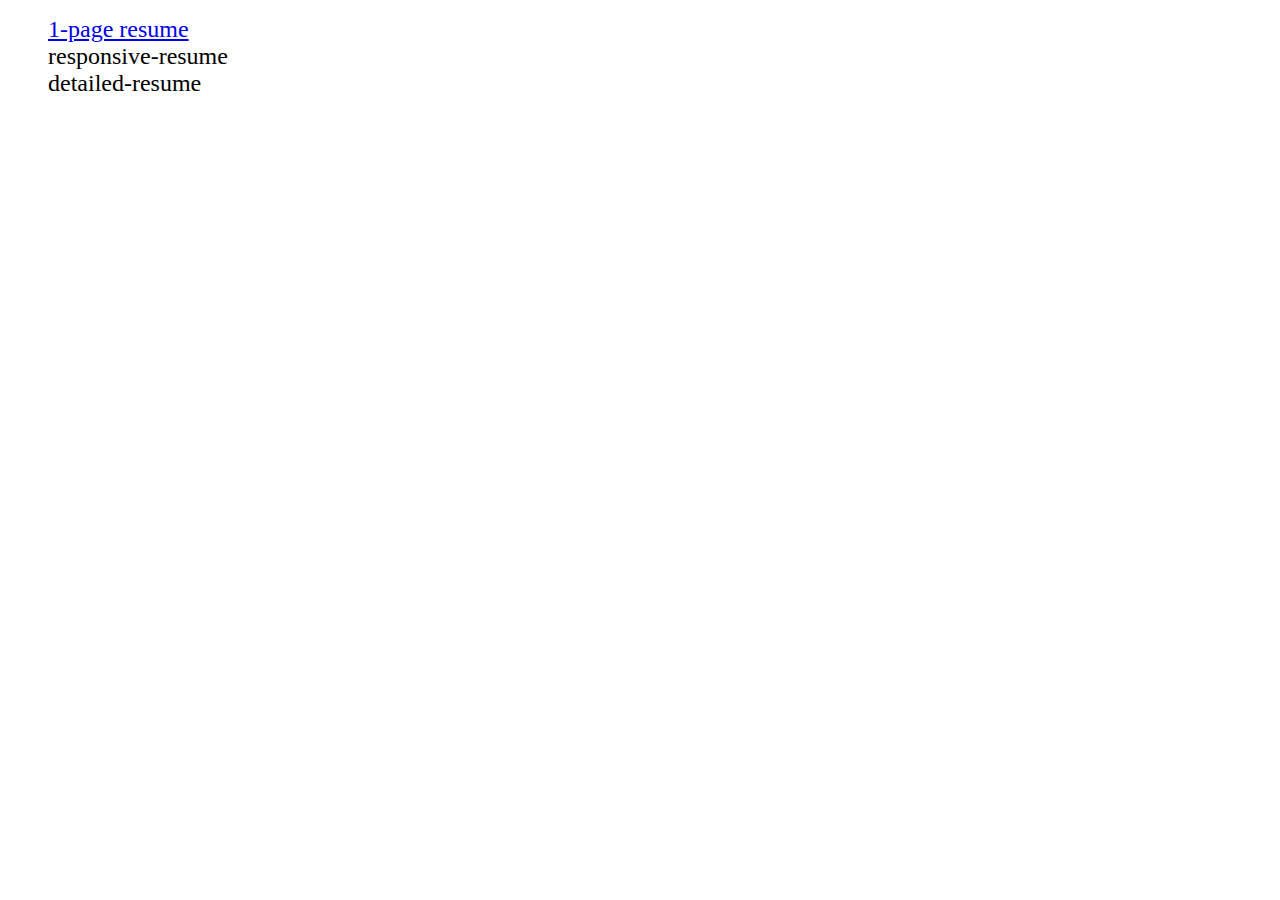
<file: RESUME/resume.html>
<!DOCTYPE html>
<html lang="en">
<head>
    <meta charset="UTF-8">
    <meta http-equiv="X-UA-Compatible" content="IE=edge">
    <meta name="viewport" content="width=device-width, initial-scale=1.0">
    <title>RESUME</title>
    <link rel="stylesheet" href="resume.css">
</head>
<body>
    <ul>
        <li><a href="/RESUME/1-pageresume.html" target="_blank">1-page resume</a> </li>
        <li>responsive-resume</li>
        <li>detailed-resume</li>
    </ul>
</body>
</html>
</file>
<file: css/style.css>
*{
	padding: 0;
	margin: 0;
	box-sizing: border-box;
	font-family: 'Poppins', sans-serif;
	text-decoration: none;
	list-style: none;
	scroll-behavior: smooth;
}
:root{
	--bg-color: #2a2a2a;
	--second-bg-color: #202020;
	/* --text-color: #fff; */
	--text-color: #f2f2f2;
	/* --second-color: #ccc; */
	--second-color: #F2F2F2;
	--main-color: #06d9ba;
	--big-font: 5rem;
	--h2-font: 3rem;
	--p-font: 1.1rem;

	--bg-black-900:#202020;
--bg-black-100: #2a2a2a;
--bg-black-50:#e8dfec;
--text-black-900:#fff;
--text-black-700:#ccc;
}
 
 
body{
	background: var(--bg-color);
	color: var(--text-color);
}
html, body {
    max-width: 100%;
    overflow-x: hidden;
}
header{
	position: fixed;
	width: 100%;
	top: 0;
	right: 0;
	z-index: 1000;
	display: flex;
	align-items: center;
	justify-content: space-between;
	background: transparent;
	padding: 22px 15%;
	border-bottom: 1px solid transparent;
	transition: all .45s ease;
}
	.logo{
		color: var(--text-color);
		font-size: 35px;
		font-weight: 700;
		letter-spacing: 1px;
	}
span{
	color: var(--main-color);
}
.navlist{
	display: flex;
}
.navlist a{
	color: var(--second-color);
	font-size: 16px;
	font-weight: 500;
	margin: 0 25px;
	transition: all .45s ease;
	
}
.navlist a:hover{
	color: var(--main-color);
}
.navlist a.active{
	color: var(--main-color);
}
#menu-icon{
	font-size: 35px;
	color: var(--text-color);
	z-index: 10001;
	cursor: pointer;
	margin-left: 25px;
	display: none;
}

section{
	padding: 160px 15% 120px;
}
.home{
	position: relative;
	height: 100vh;
	width: 100%;
	background-image: url(../img/background.png);
	background-size: cover;
	background-position: center;
	display: flex; 
	 align-items: center; 
	justify-content: flex-start;
}

 
.slide{
	margin-bottom: 20px;
}
.one{
	display: inline-block;
	margin-right: 15px;
	height: 32px;
	padding: 0 15px;
	line-height: 32px;
	font-size: 20px;
	font-weight: 500;
	border-radius: 5px;
	background: var(--main-color);
	color: var(--text-color);
	
}
.two{
	display: inline-block;
	color: var(--second-color);
	font-size: 20px;
	font-weight: 500;

}
.home-text h1{
	/* font-size: var(--big-font); */
	font-size: 2rem;
	font-weight: 700;
	color: var(--text-color);
	line-height: 1.1;
	margin: 0 0 8px;

}
.home-text h3{
	color: var(--text-color);
	margin: 0 0 35px;
	font-size: 3rem;
	font-size: 1rem;
	font-weight: 700;
	line-height: 1.1;
}
.home-text p{
	color: var(--second-color);
	font-size: var(--p-font);
	line-height: 1.8;
	margin-bottom: 40px;

}
.button{
	display: inline-flex;
	align-items: center;
	justify-content: center;
}
.btn{
	display: inline-block;
	padding: 12px 28px;
	background: var(--main-color);
	border-radius: 5px;
	color: var(--text-color);
	font-size: 1rem;
	letter-spacing: 1px;
	font-weight: 600;
	transition: all .45s ease;
}
.btn:hover{
	transform: scale(0.9);
}
 

header.sticky{
	background: var(--bg-color);
	border-bottom: 1px solid #ffffff1a;
	padding: 12px 15%;
}

/* .about{
	display: grid;
	grid-template-columns: repeat(2, 1fr);
	align-items: center;
	gap: 1.5rem;
}
.about-img img{
	max-width: 530px;
	height: auto;
	width: 100%;
	border-radius: 8px;
}
.about-text h2{
	font-size: var(--h2-font);
	line-height: 1;
}
.about-text h4{
	font-size: 24px;
	font-weight: 600;
	color: var(--text-color);
	line-height: 1.7;
	margin: 15px 0 30px;
}
.about-text p{
	color: var(--second-color);
	font-size: var(--p-font);
	line-height: 1.8;
	margin-bottom: 4rem;
} */





/* MY ABOUT COPY WORKING */
@import url('https://fonts.googleapis.com/css2?family=Clicker_Script&family=Poppins:wght@200;300;400;500;600;700&display=swap');
:root
{
/* --bg-black-900:#f2f2fc;
--bg-black-100:#fdf9ff;
--bg-black-50:#e8dfec;
--text-black-900:#302e4d;
--text-black-700:#504e70; */
}
body.dark
{
    --bg-black-900:#151515;
--bg-black-100:#222222;
--bg-black-50:#393939;
--text-black-900:#ffffff;
--text-black-700:#e9e9e9;
}
body
{
   line-height: 1.5;
   font-size: 16px;
   font-family: 'Poppins' sans-serif;
}

*
{
    /* margin:0; 
    padding: 0; 
    outline: none; 
    text-decoration: none;
    border-style: border-box;  */
}
::before,::after
{
    box-sizing: border-box;
}
 
.section
{
    background: var(--bg-black-900);
    /* min-height: 100vh; */
    display: block;
    padding: 0 30px;
    opacity: 1;
    /* position: fixed; */
    /* left: 270px; */
    top: 0;
    right: 0;
    bottom: 0;
    z-index: 0;
    /* overflow-y: auto; */
    /* overflow-x: hidden; */
    transition: all 0.3s ease;
}
.section.back-section
{
    z-index: 1;
}
.section.active
{
    z-index: 2;
    opacity: 1;
    animation: slideSection 1s ease;
}
@keyframes slideSection 
{
    0%
    {
        transform: translateX(100%);
    }
    100%
    {
        transform: translateX(0%);
    }
}
.hidden
{
    display: none !important;   
}
.padd-15
{
    /* padding-left: 15px;
    padding-right: 15px; */
	padding-left: 10px;
    padding-right: 10px;
}
.container
{
    max-width: 1100px; 
     width: 100%; 
     margin: auto; 
}
.section .container
{
    padding-top: 60px;
    padding-bottom: 70px;
}
.section-title
{
    flex: 0 0 100%;
    min-width: 100%;
    margin-bottom: 60px;
}
.section-title h2
{
    font-size: 40px;
    color: var(--text-black-900);
    font-weight: 700;
    position: relative;
}
.section-title h2::before
{
    content: '';
    height: 4px;
    width: 50px;
    background-color: var(--skin-color);
    position: absolute;
    top: 100%;
    left: 0;
}
.section-title h2::after
{
    content: '';
    height: 4px;
    width: 25px;
    background-color: var(--skin-color);
    position: absolute;
    top: 100%;
    left: 0;
    margin-top: 8px;
}
.row
{
    display: flex;
    flex-wrap: wrap;
    margin-left: -10px;
    margin-right: -10px;
    position: relative;
}
.btn
{
    font-size:16px ;
    font-weight: 500;
    padding: 12px 35px;
    color:white;
    border-radius: 40px;
    display: inline-block;
    white-space: nowrap;
    border: none;
    background: var(--skin-color);
    transition: all 0.3s ease;
}
.btn:hover
{
    transform: scale(1.05);
}
.shadow-dark
{
    box-shadow: 0 0 20px rgba(48, 46, 77, 0.15);
}
 
/* About */
.about .about-content
{
    flex: 0 0 100%;
    max-width: 100%;
}
.about .about-content .about-text
{
    flex: 0 0 100%;
    max-width: 100%;
}
.about .about-content .about-text h3
{
    font-size: 24px;
    margin-bottom: 15px;
    font-weight: 700;
    color: var(--text-black-900);
}
.about .about-content .about-text h3 span
{
    color: var(--skin-color);
}
.about .about-content .about-text p
{
    font-size: 16px;
    line-height: 25px;
    color: var(--text-black-700);
}
.about .about-content .personal-info
{
    /* flex: 0 0 50%;
    max-width: 48%;
    margin-top: 40px; */

	flex: 0 0 50%;
    max-width: 98%;
    margin-top: 40px;
	
}
.about .about-content .personal-info .info-item
{
    flex: 0 0 100%;
    max-width: 100%;
 }
.about .about-content .personal-info .info-item p
{
    font-weight: 600;
    padding: 10px 0;
    font-size: 16px;
    color: var(--text-black-900);
    border-bottom: 1px solid var(--bg-black-50);
}
.about .about-content .personal-info .info-item p span
{
    font-weight: 400;
    color: var(--text-black-700);
    margin-left:2px ;
    /* display: inline-block; */
	word-wrap:break-word;
	/* if inline is enable then break is disable */
}
.about .about-content .personal-info .button
{
    margin-top: 30px;
}
.about .about-content .personal-info .button .btn
{
     margin-top: 10px;
	 
}
.about .about-content .skills
{
    flex: 0  0 40%;   /* flex: 0  0 40%;  IS ORIGINAL*/
    max-width: 40%;
    margin-top: 40px;
    /* align-items: center; */
}
.about .about-content .skills .skill-item
{
    flex: 0  0 98%;
    max-width: 95%;
}
.about .about-content .skills .skill-item h5
{
    line-height: 40px;
    font-weight: 600;
    font-size: 16px;
    color: var(--text-black-900);
    text-transform: capitalize;
}
.about .about-content .skills .skill-item .progress
{
    background-color: var(--bg-black-50);
    height: 7px;
    border-radius: 4px;
    width: 94%;
    position: relative;
}
.about .about-content .skills .skill-item
{
    margin-bottom: 25px;
}
.about .about-content .skills .skill-item .progress .progress-in
{
  position: absolute;
  left: 0;   
  top: 0;
  height: 100%;
  border-radius: 4px;
  background-color: var(--skin-color);
}
.about .about-content .skills .skill-item .skill-percent
{
    position: absolute;
    right: 0;
    color: var(--text-black-900);
    top: -40px;
    font-weight: 400;
    line-height: 40px;
}
.about .about-content .education,
.about .about-content .experience
{
    flex: 0  49%; /*flex: 0 0 50%;*/
    max-width: 450%;
    margin-top: 30px;
}
.about .about-content h3.title 
{
    font-size: 24px;
    margin-bottom: 30px;
    font-weight: 700;
    color: var(--text-black-900);
}
.about .about-content .timeline-box
{
    flex: 0 0 100%; /*flex: 0 0 100%;*/  
    max-width: 100%;
}
.about .about-content .timeline
{
    background-color: var(--bg-black-100);
    padding: 30px 15px;
    border: 1px solid var(--bg-black-50);
    border-radius: 10px;
    /* width: 90%; */
    position: relative;
}
.about .about-content .timeline .timeline-item
{
    position: relative;
    padding-left: 37px;
    padding-bottom: 50px;
}
.about .about-content .timeline .timeline-item:last-child
{
    padding-bottom: 0;
}
.about .about-content .timeline .timeline-item::before
{
    content: '';
    width: 1px;
    position: absolute;
    height: 100%;
    left: 7px;
    top: 0;
    background-color: var(--skin-color);
}
.about .about-content .timeline .circle-dot
{
    position: absolute;
    left: 0;
    top: 0;
    height: 15px;
    width: 15px;
    border-radius: 50%;
    background-color: var(--skin-color);
}
.about .about-content .timeline .timeline-date
{
    font-weight: 400;
    font-size: 14px;
    margin-bottom: 12px;
    color: var(--text-black-700);
}
.about .about-content .timeline .timeline-date .fa 
{
        margin-right: 5px;
}
.about .about-content .timeline .timeline-title
{
    font-weight: 700;
    font-size: 18px;
    margin-bottom: 15px;
    text-transform: capitalize;
    color: var(--text-black-900);
} 
.about .about-content .timeline .timeline-text
{
    line-height: 25px;
    font-size: 16px;
    text-align:justify ;
    color: var(--text-black-700);
}
 
 
     
@media (max-width:860px)
{
    
    .about .about-content .education,
    .about .about-content .experience,
    .about .about-content .skills,
    .about .about-content .personal-info
    {
        flex: 0 0 50%;
        max-width: 50%;
    }
	/* .row */
	{
		/* display: flex; */
		flex-wrap: wrap;
	}
}
/* 410 760 */
@media (max-width:600px)
{
    
    .about .about-content .education,
    .about .about-content .experience,
    .about .about-content .skills,
    .about .about-content .personal-info
    {
        flex: 0 0 100%;
        max-width: 98%;
    }
	/* .row */
{
    /* display: flex; */
    flex-wrap: wrap;
}
}
/* MY ABOUT COPY WORKING */







/* 
.services{
	background: var(--second-bg-color);
}
.main-text{
	text-align: center;
}
.main-text p{
	color: var(--second-color);
	font-size: 15px;
	margin-bottom: 15px;
}
.main-text h2{
	font-size: var(--h2-font);
	line-height: 1;
}
.services-content{
	display: grid;
	grid-template-columns: repeat(auto-fit, minmax(250px, auto));
	align-items: center;
	gap: 2.5rem;
	margin-top: 5rem;
}
.box{
	background: var(--bg-color);
	padding: 35px 45px;
	border-radius: 8px;
	transition: all .45s ease;
}
.s-icons i{
	font-size: 32px;
	margin-bottom: 20px;
}
.box h3{
	font-size: 24px;
	font-weight: 600;
	color: var(--text-color);
	margin-bottom: 15px;
}
.box p{
	color: var(--second-color);
	font-size: 1rem;
	line-height: 1.8;
	margin-bottom: 25px;
}
.read{
	display: inline-block;
	padding: 8px 18px;
	background: #333333;
	color: var(--second-color);
	font-size: 14px;
	font-weight: 500;
	border-radius: 8px;
	transition: all .45s ease;
}
.read:hover{
	letter-spacing: 1px;
	background: #ffffff99;
	color: var(--text-color);
}
.box:hover{
	transform: translateY(-8px);
	cursor: pointer;
} */




.project{
	background: var(--second-bg-color);
}

.project-content{
	/* display: grid; */
	grid-template-columns: repeat(auto-fit, minmax(350px, auto));
	align-items: center;
	gap: 2.5rem;
	/* margin-top: 5rem; */
	margin-top: 1.2rem;
	display: flex;
    overflow-x: auto;
}
.project-content::-webkit-scrollbar{
    width: 0;
}
.row{
	position: relative;
	overflow: hidden;
	border-radius: 8px;
	cursor: pointer;
}

.photo img{
	width: 450px;
    height: 250px;
	/* width: 100%; */
	border-radius: 8px;
	display: block;
	transition: transform 0.5s;
	overflow: hidden;
}
.photos {
	position: relative;
	overflow: hidden;
	border-radius: 8px;
	cursor: grabbing;
}
 
.layer{
	width: 100%;
	height: 0;
	background: linear-gradient(rgba(0,0,0,0.1),  #06d9ba);
	position: absolute;
	border-radius: 8px;
	left: 0;
	bottom: 0;
	overflow: hidden;
	display: flex;
	flex-direction: column;
	align-items: center;
	justify-content: center;
	text-align: center;
	padding: 0 40px;
	transition: height 0.5s;
}
.layer h5{
	font-size: 20px;
	font-weight: 600;
	margin-bottom: 15px;
	color: #151515;
}
.layer p{
	/* color: var(--second-color); */
	color: black;
	font-size: 1rem;
	line-height: 1.8;
}
.layer i{
	color: var(--main-color);
	margin-top: 20px;
	font-size: 20px;
	/* background: var(--text-color); */
	background: black;
	width: 60px;
	height: 60px;
	display: flex;
	align-items: center;
	justify-content: center;
	border-radius: 50%;
}
.photo:hover img{
	transform: scale(1);
}
.photo:hover .layer{
	height: 100%;
}




.contact{
	background: var(--bg-color);
	/* background: blue; */
	display: grid;
	grid-template-columns: repeat(2, 1fr);
	align-items: center;
	gap: 2.5rem;
}
.contact-text h4{
	color: var(--text-color);
	margin: 18px 0;
	font-size: 20px;
	font-weight: 600;
}
.contact-text h2{
	font-size: var(--h2-font);
	line-height: 1;
}
.contact-text p{
	color: var(--second-color);
	font-size: var(--p-font);
	line-height: 1.8;
	margin-bottom: 30px;
}
.contact-text .contact-pic img{
	width:250px;
	text-align: center;
 }
.list{
	margin-bottom: 2.8rem;
}
.list li{
	margin-bottom: 12px;
}
.list li a{
	display: block;
	color: var(--second-color);
	font-size: 14px;
	transition: all .45s ease;
}
.list li a:hover{
	color: var(--text-color);
	transform: translateX(5px);
}
.contact-icons i{
	height: 40px;
	width: 40px;
	background: var(--main-color);
	color: var(--text-color);
	font-size: 23px;
	display: inline-flex;
	align-items: center;
	justify-content: center;
	border-radius: 8px;
	margin-right: 15px;
 	transition: all .45s ease;

}
.contact-icons {
 	text-align: center;
}

.contact-icons i:hover{
	background: var(--text-color);
	color: var(--main-color);
}

.contact-form form{
	position: relative;
}
.contact-form form input,
form textarea{
	width: 100%;
	padding: 14px;
	background: var(--second-bg-color);
	color: var(--text-color);
	border: none;
	outline: none;
	font-size: 15px;
	border-radius: 8px;
	margin-bottom: 10px;
}
.contact-form textarea{
	resize: none;
	height: 240px;
}
.contact-form .submit{
	display: inline-block;
	font-size: 16px;
	background: var(--main-color);
	color: var(--text-color);
	width: 160px;
	transition: all .45s ease;
}
.contact-form .submit:hover{
	transform: scale(1.1);
	cursor: pointer;
}

.end{
	padding: 20px 15%;
	display: flex;
	flex-wrap: wrap;
	align-items: center;
	justify-content: space-between;
	gap: 2rem;
	background: var(--second-bg-color);
}
.last-text p{
	color: var(--second-color);
	font-size: 14px;
}
.top i{
	padding: 10px;
	border-radius: 8px;
	font-size: 15px;
	color: var(--text-color);
	background: var(--main-color);
}


@media (max-width: 1480px){
	header{
		padding: 12px 2.5%;
		transition: .1s;
	}
	header.sticky{
		padding: 10px 2.5%;
		transition: .1s;;
	}
	section{
		padding: 110px 3% 60px;
	}
	.end{
		padding: 15px 3%;
	}
}

@media (max-width: 1100px){
 
	:root{
		--big-font: 4rem;
	  --h2-font: 2.5rem;
	  --p-font: 1rem;
	  transition: .1s;
	}
	 
	.home-text h3{
		font-size: 2.5rem;
	}
	.home{
		height: 76vh;
		/* height: 87vh; */
	}
	.contact-text .contact-pic img{
		width:200px;
		text-align: center;
	}
 
	 
}

@media (max-width: 920px){
	 
	.about{
		grid-template-columns: 1fr;
	}
	.about-img{
		text-align: center;
		order: 2;
	}
	.about-img img{
		width: 100%;
		height: auto;
		max-width: 100%;
	}
	.contact{
		grid-template-columns: 1fr;
	}
	.navlist a{
		font-size: 15px;
		margin: 0 20px;
	}
	.contact-text .contact-pic  img  {
		   
		text-align: center;
	}
	
}

@media (max-width: 840px){
	.logo{
		color: var(--text-color);
		font-size: 25px;
		font-weight: 700;
		letter-spacing: 1px;
	}
	#menu-icon{
		display: block;
	}
	.navlist{
		position: absolute;
		top: -1000px;
		right: 0;
		left: 0;
		display: flex;
		flex-direction: column;
		background: var(--bg-color);
		text-align: left;
		transition: all .45s ease;
	}
	.navlist a{
		display: block;
		margin: 17px;
		font-size: 20px;
		transition: all .45s ease;
		color: var(--text-color);
	}
	.navlist a:hover{
		color: var(--main-color);
	}
	.navlist a.active{
		color: var(--text-color);
	}
	.navlist.open{
		top: 100%;
	}
	 
 
}
</file>
<file: css/certificate.css>
/* *{
    margin :0;
    padding:0 ;
    box-sizing: border-box;
    font-family: sans-serif;
    background-color: rgb(184, 184, 184);
} */

.photo-gallery .pic{
    /* min-width: 110px; */
    min-width: 240px;
    height: 340px;
     /* line-height: 110px;  dont touch this other wise it will have more area */
    text-align: center;
    background-color: #ddd;
    margin-right: 2px;
}
#certificate input{
    display: none;
}
.container-c
{
    width: 100%;
    text-align: center;
}
 
}  /*with out this i am not able to see the tags@heading*/
.top-content{
    background-color: rgb(191, 191, 191);
    width: 90%;
    margin: 0 auto 20px auto;
    height: 60px;
    display: none;
    align-items: center;
    border-radius: 5px;
    box-shadow: 3px 3px 5px rgb(255, 252, 252);
}
 
label{
    display: inline-block;
    height: 100%;
    margin: 0 20px;
    line-height: 60px;
    font-size: 18px;
    color: #06d9ba;
    cursor: pointer;
    transition:color .5s;
    /* background-color: rgb(126, 126, 131); */
}
label:hover{
    color: white;
}
.photo-gallery{
    width: 90%;
    margin: auto;
    display: grid;
    grid-template-columns: repeat(4, 1fr);
    grid-gap: 20px;
    grid-gap: 20px;
    display: flex;
    overflow-x: auto;
}
.photo-gallery::-webkit-scrollbar{
    width: 0;
}
.pic{
    position: relative;
    height: 300px;  /* 230px;*/
    border-radius: 10px;
    box-shadow: 3px 3px 5px lightgray ;
    cursor: pointer;
    transition: .5s;
}
.pic img{
    width: 100%;
    height: 100%;
    border-radius: 10px;
    transition: .5s;
}
/* .pic::before{
    content: '';
    position: absolute;
    top: 50%;
    left: 50%;
    transform: translate(-50%,-50%);
    color: wheat;
    font-size: 22px;
    font-weight: bold;
    width: 100%;
    margin-top: -100px;
    opacity: 0;
    transition: .3s;
    transition-delay: .2s;
    z-index: 1;
}
.pic::after{
    content: '';
    position: absolute;
    width: 100%;
    bottom: 0;
    left: 0;
    border-radius: 10px;
    height: 0;
    background-color: rgba(0,0,0,.4);
    transition: .3s;
}
.pic:hover::after{
    height: 100%;
}
.pic:hover::before{
    margin-top: 0;
    opacity: 1;
} */

#check1:checked ~ .container-c .photo-gallery .pic{
    opacity: 1;
    transform: scale(1);
    position: relative;
    transition: .5s;
}
#check2:checked ~ .container-c .photo-gallery .other{
    transform: scale(1);
    opacity: 1;
    position: relative;
}
#check2:checked ~ .container-c .photo-gallery .DA,
#check2:checked ~ .container-c .photo-gallery .cloud{
    transform: scale(0);
    opacity: 0;
    position: absolute;
    transition: 0s;
}

#check3:checked ~ .container-c .photo-gallery .cloud{
    transform: scale(1);
    opacity: 1;
    position: relative;
}
#check3:checked ~ .container-c .photo-gallery .DA,
#check3:checked ~ .container-c .photo-gallery .other{
    transform: scale(0);
    opacity: 0;
    position: absolute;
    transition: 0s;
}

#check4:checked ~ .container-c .photo-gallery .DA{
    transform: scale(1);
    opacity: 1;
    position: relative;
}
#check4:checked ~ .container-c .photo-gallery .other,
#check4:checked ~ .container-c .photo-gallery .cloud{
    transform: scale(0);
    opacity: 0;
    position: absolute;
    transition: 0s;
}


@media (max-width:1199px)
{
.photo-gallery{
    grid-template-columns: repeat(4, 1fr);

}
@media (max-width:950px)
{
.photo-gallery{
    grid-template-columns: repeat(3, 1fr);

}
}

@media (max-width:770px)
{
    .photo-gallery{
        grid-template-columns: repeat(2, 1fr);
    
    }
}
@media (max-width:450px)
{
    .photo-gallery{
        grid-template-columns: repeat(1, 1fr);
    
    }
}
}
</file>
<file: css/project.css>
.project input{
    display: none;

}




#all:checked ~ .project-content  .photo{
    opacity: 1;
    transform: scale(1);
    position: relative;
    transition: .5s;
}
/* #Tableau:checked ~ .project-content  .Tableau{
    transform: scale(1);
    opacity: 1;
    position: relative;
}
/* #Tableau:checked ~ .project-content  .DA, 
#Tableau:checked ~ .project-content  .PowerBI{
    transform: scale(0);
    opacity: 0;
    position: absolute;
    transition: 0s;
} */

#DA:checked ~ .project-content  .DA{
    transform: scale(1);
    opacity: 1;
    position: relative;
}
#DA:checked ~ .project-content  .DE,
#DA:checked ~ .project-content  .cloud{
    transform: scale(0);
    opacity: 0;
    position: absolute;
    transition: 0s;
}



#DE:checked ~ .project-content  .DE{
    opacity: 1;
    position: relative;
}
#DE:checked ~ .project-content  .DA,
    #DE:checked ~ .project-content  .cloud{
    transform: scale(0);
    opacity: 0;
    position: absolute;
    transition: 0s;
}



#cloud:checked ~ .project-content  .cloud{
    opacity: 1;
    position: relative;
}
 
#cloud:checked ~ .project-content  .DA,
#cloud:checked ~ .project-content  .DE{
    transform: scale(0);
    opacity: 0;
    position: absolute;
    transition: 0s;
}
/* #check4:checked ~ .project-content  .DA{
    transform: scale(1);
    opacity: 1;
    position: relative;
}
#check4:checked ~ .project-content  .other,
#check4:checked ~ .project-content  .cloud{
    transform: scale(0);
    opacity: 0;
    position: absolute;
    transition: 0s;
} */



/* ==================================================
 */
 
 
/* @media (max-width:1199px)
{
    .photo img{
        width: 450px;
        height: 250px;
    }
} */

/* @media (max-width:950px)
{
    .photo img{
        width: 500px;
        height: 250px;
    }
} */

@media (max-width:770px)
{
    .photo img{
        width: 250px;
        height: 150px;
    }
    .layer h5{
        font-size: 15px;
        font-weight: 600;
        margin-bottom: 15px;
        color: #020202;
    }
    .layer p{
        /* color: var(--second-color); */
        color: rgb(0, 0, 0);
        /* font-size: 0.9rem; */
        font-size: 10px;
        font-weight: 500;
        line-height: 1.8;
    }
    .layer i{
        color: var(--main-color);
        margin-top: 20px;
        font-size: 20px;
        /* background: var(--text-color); */
        background: black;
        width: 30px;
        height: 30px;
        display: flex;
        align-items: center;
        justify-content: center;
        border-radius: 50%;
    }
}
</file>
<file: css/contact.css>
.contact-pic {
    width: 130px;
    height: 195px;
    position: relative;
    /* display: inline-block; */
    margin: 50px;


    display: block;
  margin-left: auto;
  margin-right: auto;
  width: 50%;
margin-bottom: 5rem;    
 }
.contact-pic .img-top {
    display: none;
    position: absolute;
    top: 0;
    left: 0;
    z-index: 99;
}
.contact-pic:hover .img-top {
    display: inline;
}
</file>
<file: css/color-1.css>
:root
{
    --skin-color:#06d9ba;
}
</file>
<file: css/tools.css>
.tools{
    flex: 0  0 98%;
    max-width: 95%;
}
.tools .tools-item{

}
</file>
<file: css/pogress.css>
/* Scrollbar styles */
::-webkit-scrollbar {
  width: 0px;
  height: 12px;
  }
  
  ::-webkit-scrollbar-track {
  border-radius: 12px;
  }
  
  
  
  ::-webkit-scrollbar-track:horizontal {
  background: -webkit-linear-gradient(left, rgb(106, 226, 178), rgb(218, 114, 62)); 
  }
  
  ::-webkit-scrollbar-thumb {
  background: #687ceb;
  border-radius: 12px;
  }
  
  ::-webkit-scrollbar-thumb:hover {
  background: rgba(0, 194, 243, 0.667);  
  }
</file>
<file: DATA-ANALYST/css.css>
.title{
    font-family: sans-serif;
    color: #000000;
    text-align: center;
}
.tabContainer{
    width: 100%;
    height: 1000%;
}
.tabContainer .buttonContainer{
    height: 1100%;
}
.tabContainer .buttonContainer button{
    width: 25%;
    height: 100%;
    float: left;
    border: none;
    outline:none;
    cursor: pointer;
    padding: 10px;
    font-family: sans-serif;
    font-size: 18px;
    background-color: #eee;
}
.tabContainer .buttonContainer button:hover{
    background-color: #d7d4d4;
}
.tabContainer .tabPanel{
    /* height: ; */
    /* background-color: rgb(192, 192, 192); */
    color: rgb(0, 0, 0);
    text-align: left;
    padding-top: 50px;
    
    box-sizing: border-box;
    font-family: sans-serif;
    font-size: 22px;
    display: none;
}
.heading{
    text-align: center;
    float: left;
    width: 100%;
}
</file>
<file: RESUME/1-pageresume.css>
body{
    color: black;
    /* background-size:cover ; */
    font-family:"Times New Roman";
    font-size: 12px;
    height: 842px;
    width: 595px;
   

}
/* below is formakingthe container in middle */
body{
    position: absolute;
    width: 500px;
    height: 500px;
    top: 0;
    bottom: 0;
    left: 0;
    right: 0;
    margin: auto;
}
.page{
    /* 3508x2480 px */
    /* height: 210px; */
     padding-left: 30px;
    padding-right: 30px;
    padding-top: 15px;
    border: 0.1px solid gray;
    box-shadow: 5px 5px 5px 5px  lightgray;
     
}
.title{
    font-size: 16px;
}
.listTop{
    padding: 0;
    margin: 0;
   

}
.listlink{
    padding: 0;
    margin: 0;
   
}

.listTop {
list-style: none;
}
.listlink{
    list-style: none;
}
.para_cobj{
    text-align: justify;
}
.qualification{
    text-align: center;
}
tr,td,table,th{
    border: 2px solid black;  
}
</file>
<file: RESUME/resume.css>
li{
    font-size: x-large;
    list-style: none;
}
</file>
